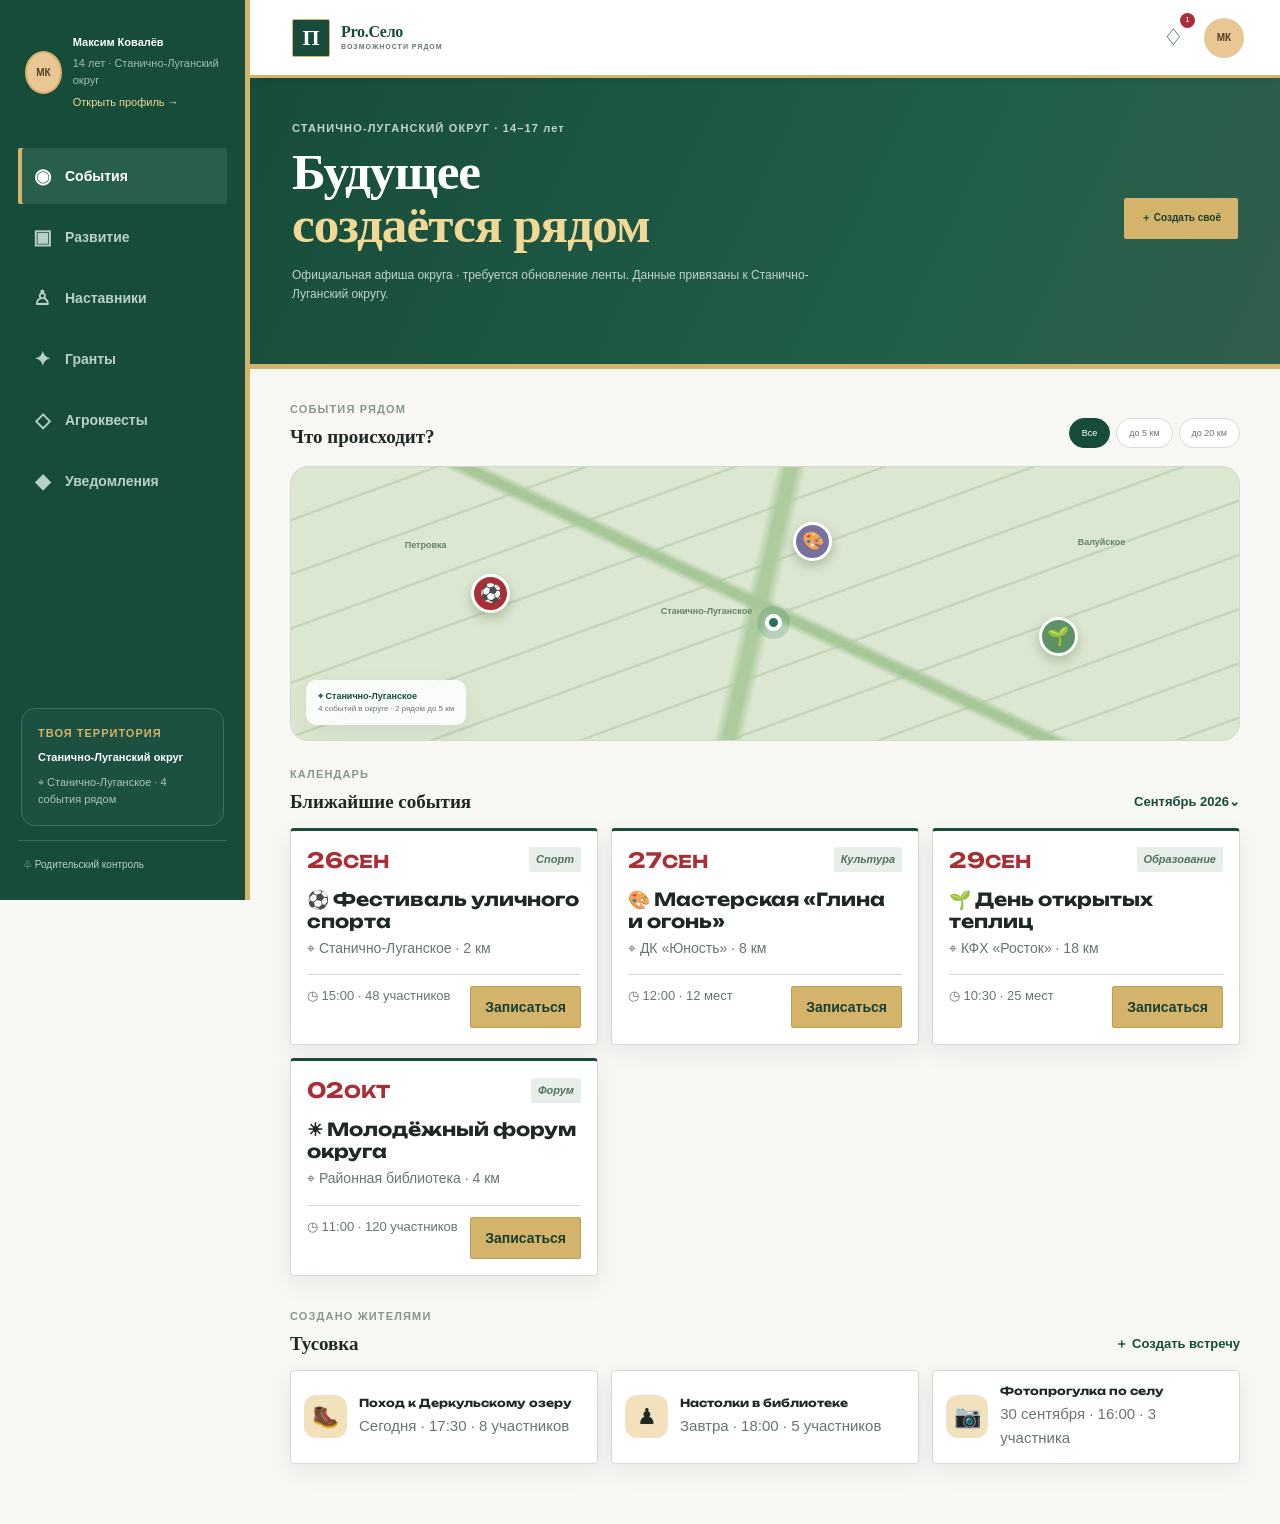
<file: index.html>
<!doctype html>
<html lang="ru">
<head>
  <meta charset="UTF-8"><meta name="viewport" content="width=device-width, initial-scale=1, viewport-fit=cover">
  <meta name="theme-color" content="#153f35"><meta name="description" content="Pro.Село — экосистема возможностей для сельской молодёжи">
  <link rel="manifest" href="manifest.webmanifest"><link rel="icon" href="icon.svg"><link rel="stylesheet" href="styles.css"><title>Pro.Село</title>
</head>
<body>
<div class="app">
  <header class="topbar"><button class="brand" data-view="events"><span class="logo">П</span><span><b>Pro.Село</b><small>ВОЗМОЖНОСТИ РЯДОМ</small></span></button><div class="head-actions"><span class="offline hidden" id="offlineBadge">ОФЛАЙН</span><button class="notice" id="notifyButton">♢<i>3</i></button><button class="avatar" id="profileButton">МК</button></div></header>
  <aside class="sidebar"><button class="side-user" id="sideProfileButton"><span class="avatar" id="sideAvatar">МК</span><span><b id="sideName">Максим Ковалёв</b><small id="sideMeta">14 лет · Станично-Луганский округ</small><em>Открыть профиль →</em></span></button><nav id="sideNav"></nav><div class="local-card"><small>ТВОЯ ТЕРРИТОРИЯ</small><b id="sideDistrict">Станично-Луганский округ</b><span id="sidePlace">⌖ Станично-Луганское · 12 событий рядом</span></div><button class="parent-link" data-open="parentModal">♧ Родительский контроль</button></aside>
  <main id="mainContent">
    <section class="view" id="eventsView"><div class="page-head events-head"><div><p class="eyebrow light">ТВОЙ ОКРУГ · СЕГОДНЯ, 26 СЕНТЯБРЯ</p><h1>Будущее<br><em>создаётся рядом</em></h1><p>События, люди и возможности твоей территории.</p></div><button class="primary lime" data-open="createEventModal">＋ Создать своё</button></div><div class="content"><div class="toolbar"><div><p class="eyebrow">СОБЫТИЯ РЯДОМ</p><h2>Что происходит?</h2></div><div class="filter-pills" id="distanceFilters"><button class="active" data-distance="all">Все</button><button data-distance="5">до 5 км</button><button data-distance="20">до 20 км</button></div></div><div class="event-map"><div class="map-grid"></div><span class="map-label l1" id="mapLabel1">Петровка</span><span class="map-label l2" id="mapLabel2">Станично-Луганское</span><span class="map-label l3" id="mapLabel3">Валуйское</span><span class="pin p1" id="mapPin1">⚽</span><span class="pin p2" id="mapPin2">🎨</span><span class="pin p3" id="mapPin3">🌱</span><span class="user-pin">●</span><div class="map-caption"><b id="mapCaptionTitle">⌖ Рядом с тобой</b><small id="mapCaptionMeta">12 событий · обновлено сейчас</small></div></div><div class="section-row"><div><p class="eyebrow">КАЛЕНДАРЬ</p><h2>Ближайшие события</h2></div><button class="text-btn" id="monthButton">Сентябрь 2026⌄</button></div><div class="event-list" id="eventList"></div><div class="section-row talk-title"><div><p class="eyebrow">СОЗДАНО ЖИТЕЛЯМИ</p><h2>Тусовка</h2></div><button class="text-btn" data-open="createHangoutModal">＋ Создать встречу</button></div><div class="hangout-row" id="hangoutList"></div></div></section>

    <section class="view hidden" id="developmentView"><div class="page-head development-head"><div><p class="eyebrow light">ОБРАЗОВАНИЕ · РАБОТА · СТАРТ</p><h1>Развитие<br><em>в своём округе</em></h1><p>Навыки и идеи, которые превращают родную территорию в точку роста.</p></div></div><div class="content"><div class="quick-grid"><button class="quick-card" data-development="courses"><span>🎓</span><b>Образовательный хаб</b><small>Открыть курсы рядом и онлайн →</small></button><button class="quick-card" data-development="jobs"><span>💼</span><b>Агрокадры</b><small>Посмотреть вакансии хозяйств →</small></button><button class="quick-card" data-development="business"><span>📊</span><b>Бизнес-инкубатор</b><small>Рассчитать модель для старта →</small></button></div><div class="section-row"><div><p class="eyebrow">ВЫБОР СЕГОДНЯ</p><h2 id="developmentTitle">Образовательный хаб</h2></div><div class="filter-pills" id="developmentFilters"><button class="active" data-development="courses">Курсы</button><button data-development="jobs">Вакансии</button><button data-development="business">Бизнес</button></div></div><div id="developmentContent"></div><div class="story-banner"><div><p class="eyebrow light">КАРЬЕРНАЯ ЛЕСТНИЦА</p><h2>«Я вернулся и открыл сыроварню»</h2><p>История Ильи, который создал 6 рабочих мест в родном районе.</p><button class="secondary light-btn" data-open="storyModal">Читать историю →</button></div><span>🧀</span></div></div></section>

    <section class="view hidden" id="mentorView"><div class="page-head mentor-head"><div><p class="eyebrow light">ЛЮДИ, КОТОРЫЕ ПОМОГАЮТ РАСТИ</p><h1>Наставники</h1><p>Найди человека, который уже прошёл твой путь.</p></div><button class="primary lime" data-open="mentorRequestModal">Найти пару</button></div><div class="content"><div id="meetingReminder"></div><div class="search-box">⌕<input id="mentorSearch" placeholder="Кого ты ищешь? Например, пчеловода"></div><div class="section-row"><div><p class="eyebrow">БИРЖА НАСТАВНИЧЕСТВА</p><h2>Профили наставников</h2></div><span class="safe">✓ Проверенные профили</span></div><div class="mentor-grid" id="mentorGrid"></div><article class="case-banner"><span>▤</span><div><p class="eyebrow">БИБЛИОТЕКА КЕЙСОВ</p><h2>Разбор: как подготовить ульи к зиме</h2><p>Видео и чек-лист от лучшего пчеловода района.</p><button class="text-btn">Открыть кейс →</button></div></article></div></section>

    <section class="view hidden" id="grantsView"><div class="page-head grants-head"><div><p class="eyebrow light">ВОЗМОЖНОСТИ ДЛЯ ТВОЕГО ПРОЕКТА</p><h1>Гранты и<br><em>поддержка</em></h1><p>Подберём программу, поможем собрать заявку и посчитать вклад.</p></div><span class="grant-score">3 подходящих<br><b>тебе программы</b></span></div><div class="content"><div class="grant-tabs"><button class="active" data-grant-tab="programs">Подходящие программы</button><button data-grant-tab="drafts">Черновики <span id="draftCount">0</span></button></div><div id="grantPrograms"><div class="section-row"><div><p class="eyebrow">ПЕРСОНАЛЬНЫЙ ДАЙДЖЕСТ</p><h2>Подходит тебе</h2></div><button class="text-btn" id="grantSettings">Настроить профиль</button></div><div class="grant-grid" id="grantList"></div><article class="calculator panel"><div><p class="eyebrow">МАТРИЦА СОФИНАНСИРОВАНИЯ</p><h2>Сколько нужно вложить?</h2><p>Посчитай собственный вклад и доступную помощь района.</p></div><label>Стоимость проекта<input id="projectCost" type="number" value="250000" min="0" step="10000"></label><div class="calc-result"><span>Грант до <b id="grantAmount">200 000 ₽</b></span><span>Софинансирование <b id="coAmount">50 000 ₽</b></span></div><button class="primary" id="calculateGrant">Пересчитать</button></article><div class="support-links"><button data-external="https://rsv.ru/"><b>Россия — страна возможностей</b><small>Федеральные конкурсы и олимпиады →</small></button><button data-external="https://myrosmol.ru/"><b>ФГАИС «Молодёжь России»</b><small>Форумы, гранты и проекты →</small></button></div></div><div class="hidden" id="grantDrafts"><div class="section-row"><div><p class="eyebrow">МОИ ЗАЯВКИ</p><h2>Черновики</h2></div><button class="primary" id="newDraftButton">＋ Новый черновик</button></div><div class="draft-list" id="draftList"></div></div></div></section>

    <section class="view hidden" id="notificationsView"><div class="page-head notifications-head"><div><p class="eyebrow light">ВАЖНОЕ НЕ ПОТЕРЯЕТСЯ</p><h1>Уведомления</h1><p>Напоминания о мероприятиях, встречах и заявках.</p></div><button class="primary lime" id="markAllRead">Отметить всё прочитанным</button></div><div class="content"><div class="section-row"><div><p class="eyebrow">ЦЕНТР УВЕДОМЛЕНИЙ</p><h2>Твои напоминания</h2></div></div><div class="notification-list" id="notificationList"></div></div></section>

    <section class="view hidden" id="questsView"><div class="page-head quests-head"><div><p class="eyebrow light">ИГРАЕМ · УЗНАЁМ · ДЕЛАЕМ</p><h1>АгроКвесты</h1><p>Задания от предприятий и людей, которые развивают село.</p></div><div class="quest-rank"><small>ТВОЙ РЕЙТИНГ</small><b>#47</b><span>1 240 ★</span></div></div><div class="content"><div class="quest-tabs"><button class="active">Все квесты</button><button>Активные</button><button>Пройденные</button></div><div id="questList"></div><article class="leaderboard panel"><div class="section-row"><div><p class="eyebrow">РЕЙТИНГ ОКРУГА</p><h2>Лидеры недели</h2></div><button class="text-btn">Все участники →</button></div><div id="leaderList"></div></article></div></section>
  </main>
  <nav class="bottom-nav" id="bottomNav"></nav>
</div>
<div class="modal hidden" id="createEventModal"><form class="modal-card" id="createEventForm"><button type="button" class="close" data-close>×</button><p class="eyebrow">ЗАЯВКА В АДМИНИСТРАЦИЮ</p><h2>Создать своё событие</h2><p class="modal-note">От дворового турнира до кинопоказа. Мы автоматически запросим площадку у местной администрации.</p><label>Название события<input name="title" placeholder="Например, вечер настольных игр" required></label><div class="form-two"><label>Дата<input name="date" type="date" required></label><label>Участников<input name="people" type="number" value="20"></label></div><label>Где провести?<select name="place"><option>Дом культуры</option><option>Спортивная площадка</option><option>Библиотека</option><option>Помогите подобрать место</option></select></label><button class="primary full">Отправить заявку →</button></form></div>
<div class="modal hidden" id="createHangoutModal"><form class="modal-card" id="hangoutForm"><button type="button" class="close" data-close>×</button><p class="eyebrow">ТУСОВКА</p><h2>Создать встречу</h2><label>Что будем делать?<input name="title" placeholder="Поход к озеру, настолки..." required></label><label>Место встречи<input name="place" placeholder="Парк у ДК" required></label><button class="primary full">Опубликовать встречу</button></form></div>
<div class="modal hidden" id="mentorRequestModal"><form class="modal-card" id="mentorRequestForm"><button type="button" class="close" data-close>×</button><p class="eyebrow">ПОИСК НАСТАВНИКА</p><h2>Найти пару</h2><p class="modal-note">Опиши задачу, и мы подберём специалиста или ровесника-напарника.</p><label>Мне нужен человек, который...<textarea name="request" rows="4" placeholder="Например, поможет подготовить бизнес-план пасеки" required></textarea></label><label>Формат<select><option>Переписка</option><option>Созвон</option><option>Личная встреча</option><option>Мини-курс</option></select></label><button class="primary full">Отправить запрос</button></form></div>
<div class="modal hidden" id="profileModal"><form class="modal-card" id="profileForm"><button type="button" class="close" data-close>×</button><p class="eyebrow">ЛИЧНЫЙ ПРОФИЛЬ</p><h2>Мой профиль</h2><div class="profile-photo-row"><span class="profile-photo" id="profilePhotoPreview">МК</span><div><b>Фото профиля</b><small>JPG или PNG, до 5 МБ</small><label class="upload-photo">Загрузить фото<input id="profilePhoto" type="file" accept="image/png,image/jpeg"></label></div></div><div class="form-two"><label>Имя и фамилия<input id="profileName" name="name" value="Максим Ковалёв" required></label><label>Возраст<input id="profileAge" name="age" type="number" min="10" max="35" value="14" required></label></div><label>Муниципальный округ<select id="profileDistrict" name="district"><option>Станично-Луганский</option><option>Беловодский</option><option>Старобельский</option></select></label><label>Населённый пункт<input id="profilePlace" name="place" value="Станично-Луганское" placeholder="Введите свой населённый пункт" required></label><label>Уровень образования<select id="profileEducation" name="education"><option>школьник</option><option>студент колледжа</option><option>студент университета</option><option>работающий</option><option>не нашел себя</option></select></label><label>Направление подготовки<input id="profileDirection" name="direction" placeholder="Например, агрономия, ветеринария, IT"></label><label>Интересы<textarea id="profileInterests" name="interests" rows="3" placeholder="Например, техника, животные, предпринимательство"></textarea></label><button class="primary full">Сохранить профиль</button></form></div>
<div class="modal hidden" id="parentModal"><form class="modal-card" id="parentForm"><button type="button" class="close" data-close>×</button><p class="eyebrow">БЕЗОПАСНОСТЬ</p><h2>Родительский контроль</h2><label class="switch"><span><b>Чаты и встречи</b><small>Только с проверенными пользователями</small></span><input type="checkbox" checked></label><label class="switch"><span><b>Внешние сайты</b><small>Федеральные проекты и регистрация</small></span><input type="checkbox" id="externalToggle"></label><label class="switch"><span><b>Еженедельный отчёт</b><small>Активность ребёнка на почту</small></span><input type="checkbox" checked></label><button class="primary full">Сохранить настройки</button></form></div>
<div class="modal hidden" id="mentorMeetingModal"><form class="modal-card" id="mentorMeetingForm"><button type="button" class="close" data-close>×</button><p class="eyebrow">ВСТРЕЧА С НАСТАВНИКОМ</p><h2 id="meetingMentorName">Записаться на встречу</h2><input type="hidden" id="meetingMentor"><div class="form-two"><label>Дата<input id="meetingDate" type="date" required></label><label>Время<input id="meetingTime" type="time" min="09:00" max="19:00" required></label></div><label>Тема встречи<input id="meetingTopic" placeholder="Например, бизнес-план пасеки" required></label><label>Формат<select id="meetingFormat"><option>Личная встреча</option><option>Видеозвонок</option><option>Телефонный звонок</option></select></label><button class="primary full">Записаться на встречу</button></form></div>
<div class="modal hidden" id="mentorProfileModal"><div class="modal-card"><button class="close" data-close>×</button><p class="eyebrow">ПРОВЕРЕННЫЙ НАСТАВНИК</p><div id="mentorProfileContent"></div></div></div>
<div class="modal hidden" id="storyModal"><article class="modal-card story-full"><button class="close" data-close>×</button><p class="eyebrow">ИСТОРИЯ ЗЕМЛЯКА</p><h2>«Я вернулся и открыл сыроварню»</h2><p><b>Илья, 27 лет, вернулся в родной район после обучения по технологии пищевого производства.</b></p><p>Начал с домашней партии мягкого сыра и опроса местных магазинов. Наставник помог рассчитать себестоимость, а районный центр поддержки — подготовить заявку на оборудование.</p><h3>Как развивался проект</h3><ol><li>Проверил спрос и нашёл первых 12 покупателей.</li><li>Прошёл практику в действующем хозяйстве.</li><li>Составил финансовую модель и получил поддержку.</li><li>Оборудовал цех и создал 6 рабочих мест.</li></ol><blockquote>«Не обязательно уезжать, чтобы найти перспективу. Важно увидеть ресурс своего района и не бояться просить совета».</blockquote><p>Сейчас сыроварня работает с местными поставщиками молока, проводит экскурсии для школьников и готовит линейку выдержанных сыров.</p><button class="primary" data-view="mentor" data-close>Найти наставника для своей идеи</button></article></div>
<div class="modal hidden" id="grantModal"><form class="modal-card" id="grantDraftForm"><button type="button" class="close" data-close>×</button><p class="eyebrow">КОНСТРУКТОР ЗАЯВКИ</p><h2 id="grantModalTitle">Заявка на грант</h2><input type="hidden" id="draftId"><label>Название проекта<input id="draftTitle" placeholder="Например, Молодёжная сыроварня" required></label><label>Грантовая программа<select id="draftProgram"></select></label><label>Идея и проблема<textarea id="draftIdea" rows="4" placeholder="Какую проблему округа решает проект?" required></textarea></label><label>Команда<textarea id="draftTeam" rows="3" placeholder="Кто участвует и за что отвечает?"></textarea></label><div class="form-two"><label>Бюджет проекта<input id="draftBudget" type="number" min="0" step="1000" placeholder="250000"></label><label>Сумма гранта<input id="draftRequest" type="number" min="0" step="1000" placeholder="200000"></label></div><label>Следующий шаг<input id="draftNext" placeholder="Например, получить смету на оборудование"></label><p class="modal-note">Черновик сохраняется на устройстве. Его можно продолжить и изменить в разделе «Черновики».</p><button class="primary full">Сохранить черновик</button></form></div>
<div class="toast" id="toast"></div><script src="app.js"></script>
</body></html>
</file>
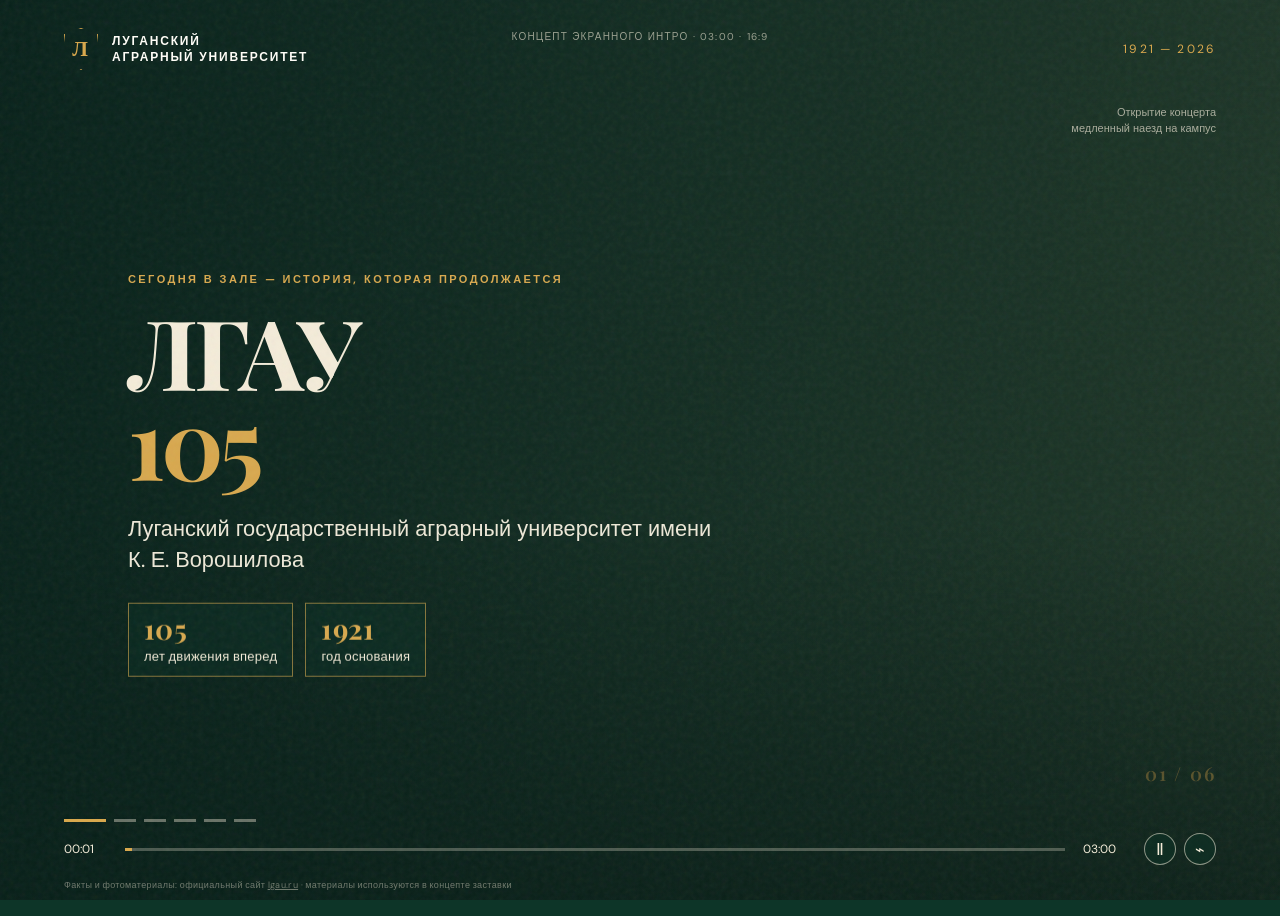
<file: intro-105.html>
<!doctype html>
<html lang="ru">
<head>
  <meta charset="utf-8">
  <meta name="viewport" content="width=device-width, initial-scale=1">
  <title>ЛГАУ 105 · интро к концерту</title>
  <link rel="preconnect" href="https://fonts.googleapis.com">
  <link rel="preconnect" href="https://fonts.gstatic.com" crossorigin>
  <link href="https://fonts.googleapis.com/css2?family=DM+Sans:wght@400;500;700&family=Playfair+Display:wght@600;700;800&display=swap" rel="stylesheet">
  <style>
    :root{--green:#0d3528;--green-2:#174d39;--cream:#f4ecd9;--gold:#d8a84e;--muted:#c7c3aa;--white:#fffdf7}
    *{box-sizing:border-box}html,body{margin:0;min-height:100%;background:var(--green);color:var(--white);font-family:"DM Sans",Arial,sans-serif}body{overflow:hidden}.intro{height:100vh;min-height:620px;position:relative;background:#102f25}.scene{position:absolute;inset:0;opacity:0;visibility:hidden;transform:scale(1.035);transition:opacity 1.1s ease,transform 8s cubic-bezier(.16,.84,.3,1),visibility 1.1s}.scene.is-active{opacity:1;visibility:visible;transform:scale(1)}.scene:after{content:"";position:absolute;inset:0;background:linear-gradient(90deg,rgba(7,31,24,.84) 0%,rgba(7,31,24,.47) 48%,rgba(7,31,24,.25) 100%),linear-gradient(0deg,rgba(5,22,17,.68),transparent 42%);z-index:1}.scene-bg{position:absolute;inset:0;background-size:cover;background-position:center;filter:saturate(.76) contrast(1.04)}.grain{position:absolute;inset:0;z-index:4;pointer-events:none;opacity:.14;background-image:url("data:image/svg+xml,%3Csvg viewBox='0 0 180 180' xmlns='http://www.w3.org/2000/svg'%3E%3Cfilter id='n'%3E%3CfeTurbulence type='fractalNoise' baseFrequency='.9' numOctaves='3' stitchTiles='stitch'/%3E%3C/filter%3E%3Crect width='100%25' height='100%25' filter='url(%23n)' opacity='.45'/%3E%3C/svg%3E")}.header{position:absolute;z-index:8;top:0;left:0;right:0;padding:28px 5vw;display:flex;align-items:center;justify-content:space-between}.brand{display:flex;align-items:center;gap:14px;letter-spacing:.15em;font-size:12px;font-weight:700}.crest{width:34px;height:42px;border:1px solid var(--gold);color:var(--gold);display:grid;place-items:center;font-family:Georgia,serif;font-size:21px;clip-path:polygon(50% 0,100% 15%,91% 76%,50% 100%,9% 76%,0 15%)}.year{color:var(--gold);font-size:12px;letter-spacing:.18em}.scene-content{position:absolute;z-index:5;left:10vw;right:8vw;top:50%;transform:translateY(-44%);max-width:920px}.kicker{color:var(--gold);font-size:11px;font-weight:700;letter-spacing:.22em;text-transform:uppercase;margin:0 0 20px}.title{font:700 clamp(45px,7.6vw,118px)/.93 "Playfair Display",Georgia,serif;letter-spacing:-.045em;margin:0;color:var(--cream)}.title em{color:var(--gold);font-style:normal}.lead{max-width:590px;font-size:clamp(16px,1.7vw,24px);line-height:1.43;color:#eee9d8;margin:26px 0 0}.scene-number{position:absolute;right:5vw;bottom:13vh;color:var(--gold);font:600 19px/1 "Playfair Display",Georgia,serif;letter-spacing:.1em}.facts{display:flex;flex-wrap:wrap;gap:12px;margin-top:28px}.fact{border:1px solid rgba(216,168,78,.6);padding:11px 15px;color:var(--cream);font-size:13px;letter-spacing:.02em;background:rgba(13,53,40,.35);backdrop-filter:blur(5px)}.fact strong{display:block;color:var(--gold);font:700 28px/1 "Playfair Display",serif;margin-bottom:5px}.timeline{position:absolute;z-index:10;left:5vw;right:5vw;bottom:35px;display:flex;align-items:center;gap:18px}.time{font-variant-numeric:tabular-nums;font-size:12px;color:var(--cream);width:43px}.track{height:3px;flex:1;background:rgba(244,236,217,.28);position:relative;overflow:hidden}.progress{height:100%;width:0;background:var(--gold);transition:width .25s linear}.controls{display:flex;gap:8px}.control{width:32px;height:32px;border:1px solid rgba(244,236,217,.55);border-radius:50%;color:var(--cream);background:rgba(13,53,40,.45);cursor:pointer;font:inherit;display:grid;place-items:center}.control:hover{background:var(--gold);color:var(--green)}.scene-dots{position:absolute;z-index:10;left:5vw;bottom:78px;display:flex;gap:8px}.dot{width:22px;height:3px;border:0;background:rgba(244,236,217,.4);cursor:pointer;padding:0}.dot.is-active{background:var(--gold);width:42px}.credit{position:absolute;z-index:6;right:5vw;top:105px;color:rgba(244,236,217,.66);font-size:11px;text-align:right;max-width:190px;line-height:1.45}.source{position:absolute;z-index:10;left:5vw;bottom:9px;color:rgba(244,236,217,.43);font-size:9px;letter-spacing:.04em}.poster{background-image:linear-gradient(105deg,rgba(13,53,40,.25),rgba(216,168,78,.12)),url("http://lgau.ru/wp-content/uploads/2023/06/lgau-1024x682-1.jpg")}.history{background-image:linear-gradient(105deg,rgba(13,53,40,.12),rgba(13,53,40,.42)),url("http://lgau.ru/wp-content/uploads/2020/04/01-1-1.jpg")}.war{background-image:linear-gradient(105deg,rgba(13,53,40,.5),rgba(13,53,40,.18)),url("http://lgau.ru/wp-content/uploads/2020/04/10-long.jpg")}.campus{background-image:linear-gradient(105deg,rgba(13,53,40,.22),rgba(13,53,40,.4)),url("http://lgau.ru/wp-content/uploads/2020/11/dsc_0045-1.jpg")}.future{background-image:linear-gradient(105deg,rgba(13,53,40,.2),rgba(13,53,40,.58)),url("http://lgau.ru/wp-content/uploads/2026/02/ojseokeqrbpx-t1xoaw5rqcd10cnw79x1uqe20brfhaejani_pd8yffxyyn7swhmfpb8h6gdq67ff1ch-vhqaegy-1024x682.jpg")}.concert{background-image:linear-gradient(105deg,rgba(13,53,40,.25),rgba(13,53,40,.56)),url("http://lgau.ru/wp-content/uploads/2026/02/xc3ujoz1-ebkehu3s_dbzooooejwcsrmh5jvlw28zo9ejqsyg38u5ivtqvjn7tr2gedit7gxk-e63kw3ggmpnhdj-1024x620.jpg")}.center{text-align:center;left:14vw;right:14vw;margin:auto}.center .lead{margin-left:auto;margin-right:auto}.final-title{font-size:clamp(50px,8vw,128px)}.signature{margin-top:35px;color:var(--gold);font-size:13px;letter-spacing:.2em;text-transform:uppercase}.note{position:absolute;z-index:12;top:30px;left:50%;transform:translateX(-50%);font-size:10px;color:rgba(244,236,217,.6);letter-spacing:.12em;text-transform:uppercase;white-space:nowrap}@media(max-width:700px){body{overflow:auto}.intro{min-height:650px;height:100svh}.header{padding:20px 24px}.brand{font-size:10px}.year{font-size:10px}.scene-content{left:24px;right:24px;top:48%;}.title{font-size:50px}.lead{font-size:16px}.facts{gap:8px}.fact{padding:9px 11px}.fact strong{font-size:23px}.credit{top:auto;bottom:142px;right:24px}.scene-number{right:24px;bottom:125px}.timeline{left:24px;right:24px;bottom:36px;gap:10px}.scene-dots{left:24px;bottom:80px}.source{left:24px;right:24px;bottom:8px}.note{display:none}.center{left:24px;right:24px}}
  </style>
</head>
<body>
  <main class="intro" aria-label="Трехминутное видео-интро к концерту ЛГАУ">
    <div class="note">концепт экранного интро · 03:00 · 16:9</div>
    <header class="header"><div class="brand"><span class="crest">Л</span><span>ЛУГАНСКИЙ<br>АГРАРНЫЙ УНИВЕРСИТЕТ</span></div><span class="year">1921 — 2026</span></header>

    <section class="scene is-active" data-start="0" data-end="24"><div class="scene-bg poster"></div><div class="scene-content"><p class="kicker">Сегодня в зале — история, которая продолжается</p><h1 class="title">ЛГАУ<br><em>105</em></h1><p class="lead">Луганский государственный аграрный университет имени К. Е. Ворошилова</p><div class="facts"><span class="fact"><strong>105</strong>лет движения вперед</span><span class="fact"><strong>1921</strong>год основания</span></div></div><span class="scene-number">01 / 06</span><small class="credit">Открытие концерта<br>медленный наезд на кампус</small></section>

    <section class="scene" data-start="24" data-end="54"><div class="scene-bg history"></div><div class="scene-content"><p class="kicker">История · начало пути</p><h2 class="title">Из земли<br>рождается <em>знание</em></h2><p class="lead">В октябре 1921 года было принято решение о создании сельскохозяйственного института в Луганске. Так началась история вуза, выросшего вместе с аграрным Донбассом.</p><div class="facts"><span class="fact">1914 · построено здание сельхозшколы</span><span class="fact">1921 · создан сельхозинститут</span></div></div><span class="scene-number">02 / 06</span><small class="credit">Архивная фотография<br>переход через зерно / бумагу</small></section>

    <section class="scene" data-start="54" data-end="84"><div class="scene-bg war"></div><div class="scene-content"><p class="kicker">Память · стойкость · преемственность</p><h2 class="title">Сохранили<br><em>главное</em></h2><p class="lead">В годы Великой Отечественной войны учебный корпус стал военным госпиталем. В сентябре 1945 года состоялся первый послевоенный выпуск агрономов.</p><div class="facts"><span class="fact"><strong>1945</strong>первый послевоенный выпуск</span><span class="fact"><strong>1946</strong>заочное отделение</span></div></div><span class="scene-number">03 / 06</span><small class="credit">Архив университета<br>от строгого ч/б к теплому цвету</small></section>

    <section class="scene" data-start="84" data-end="119"><div class="scene-bg campus"></div><div class="scene-content"><p class="kicker">Университет сегодня</p><h2 class="title">Пространство<br>для <em>будущего</em></h2><p class="lead">Сегодня ЛГАУ — ведущее учреждение высшего аграрного образования Донбасса: образование, практика, наука и студенческая жизнь в одном кампусе.</p><div class="facts"><span class="fact"><strong>60 000+</strong>подготовленных специалистов</span><span class="fact"><strong>82 га</strong>территория студгородка</span><span class="fact"><strong>8</strong>общежитий</span></div></div><span class="scene-number">04 / 06</span><small class="credit">Кампус ЛГАУ<br>плавное раскрытие масштаба</small></section>

    <section class="scene" data-start="119" data-end="153"><div class="scene-bg future"></div><div class="scene-content"><p class="kicker">Сила в людях и компетенциях</p><h2 class="title">Знания,<br>которые <em>работают</em></h2><p class="lead">Агрономия и ветеринария, агроинженерия и землеустройство, пищевые технологии, экономика и управление АПК. Практика на учебном хозяйстве и партнерство с ведущими вузами России.</p><div class="facts"><span class="fact">7 факультетов</span><span class="fact">12 направлений подготовки</span><span class="fact">наука · практика · карьера</span></div></div><span class="scene-number">05 / 06</span><small class="credit">Современная студенческая жизнь<br>ритм ускоряется к финалу</small></section>

    <section class="scene" data-start="153" data-end="180"><div class="scene-bg concert"></div><div class="scene-content center"><p class="kicker">105 лет · вместе</p><h2 class="title final-title">Впереди<br><em>больше</em></h2><p class="lead">Развивать практическую подготовку, научную работу и партнерства, готовить кадры для агропромышленного комплекса и открывать студентам новые возможности.</p><p class="signature">ЛГАУ · 1921 — 2026</p></div><span class="scene-number">06 / 06</span><small class="credit">Финал перед выходом ведущего<br>затемнение на последнем аккорде</small></section>

    <div class="grain"></div><nav class="scene-dots" aria-label="Навигация по сценам"><button class="dot is-active" data-scene="0" aria-label="Сцена 1"></button><button class="dot" data-scene="1" aria-label="Сцена 2"></button><button class="dot" data-scene="2" aria-label="Сцена 3"></button><button class="dot" data-scene="3" aria-label="Сцена 4"></button><button class="dot" data-scene="4" aria-label="Сцена 5"></button><button class="dot" data-scene="5" aria-label="Сцена 6"></button></nav>
    <div class="timeline"><span class="time" id="current">00:00</span><div class="track"><div class="progress" id="progress"></div></div><span class="time">03:00</span><div class="controls"><button class="control" id="play" aria-label="Пауза">Ⅱ</button><button class="control" id="mute" aria-label="Без звука">⌁</button></div></div>
    <div class="source">Факты и фотоматериалы: официальный сайт <a href="http://lgau.ru" target="_blank" rel="noreferrer" style="color:inherit">lgau.ru</a> · материалы используются в концепте заставки</div>
  </main>
  <script>
    const scenes=[...document.querySelectorAll('.scene')],dots=[...document.querySelectorAll('.dot')],progress=document.querySelector('#progress'),current=document.querySelector('#current'),play=document.querySelector('#play');
    let elapsed=0,playing=true,last=performance.now();
    const format=t=>`${String(Math.floor(t/60)).padStart(2,'0')}:${String(Math.floor(t%60)).padStart(2,'0')}`;
    function setScene(index){scenes.forEach((scene,i)=>scene.classList.toggle('is-active',i===index));dots.forEach((dot,i)=>dot.classList.toggle('is-active',i===index));}
    function tick(now){const delta=(now-last)/1000;last=now;if(playing){elapsed+=delta;if(elapsed>=180)elapsed=0;const active=scenes.findIndex(scene=>elapsed>=+scene.dataset.start&&elapsed<+scene.dataset.end);setScene(active<0?0:active);progress.style.width=`${elapsed/180*100}%`;current.textContent=format(elapsed)}requestAnimationFrame(tick)}
    play.addEventListener('click',()=>{playing=!playing;play.textContent=playing?'Ⅱ':'▶';play.setAttribute('aria-label',playing?'Пауза':'Воспроизвести');last=performance.now()});
    dots.forEach((dot,i)=>dot.addEventListener('click',()=>{elapsed=+scenes[i].dataset.start;setScene(i);progress.style.width=`${elapsed/180*100}%`;current.textContent=format(elapsed);playing=true;play.textContent='Ⅱ'}));
    document.querySelector('#mute').addEventListener('click',e=>{e.currentTarget.classList.toggle('is-muted');e.currentTarget.textContent=e.currentTarget.classList.contains('is-muted')?'×':'⌁'});
    requestAnimationFrame(tick);
  </script>
</body>
</html>
</file>
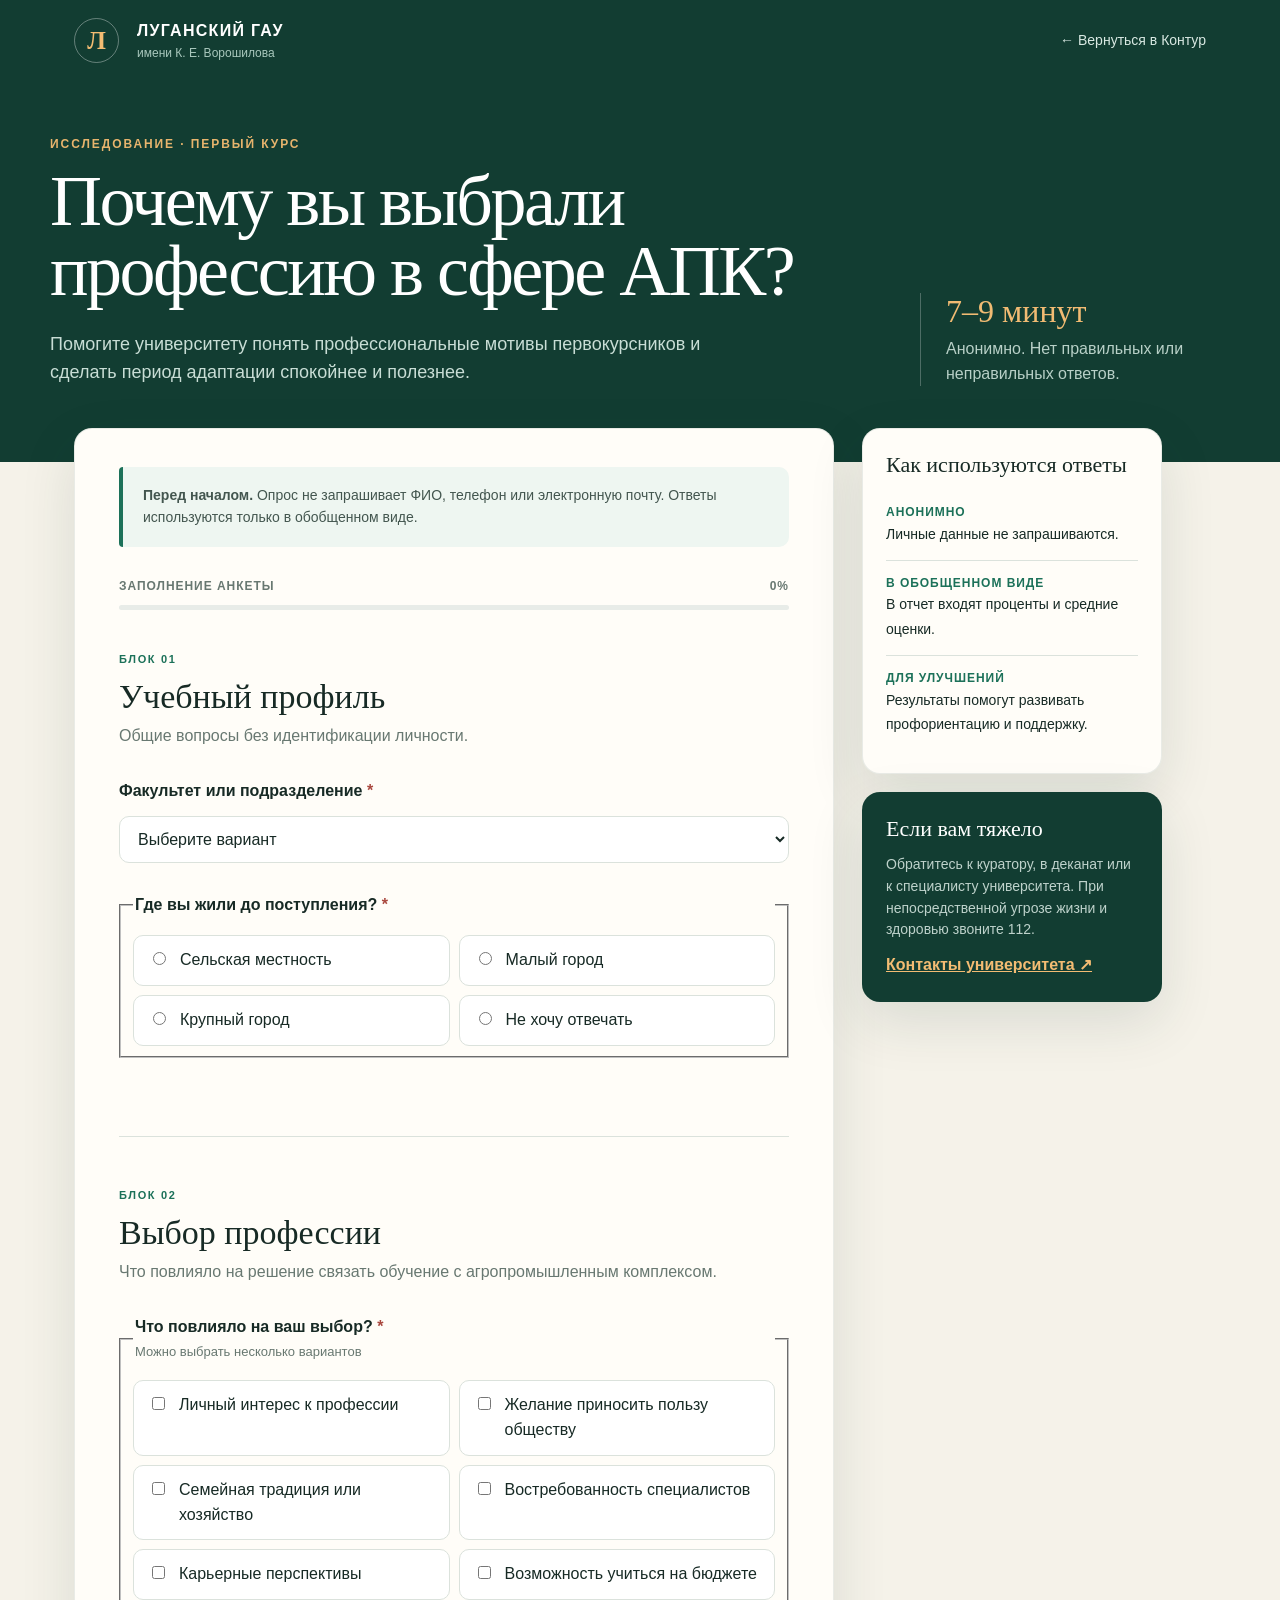
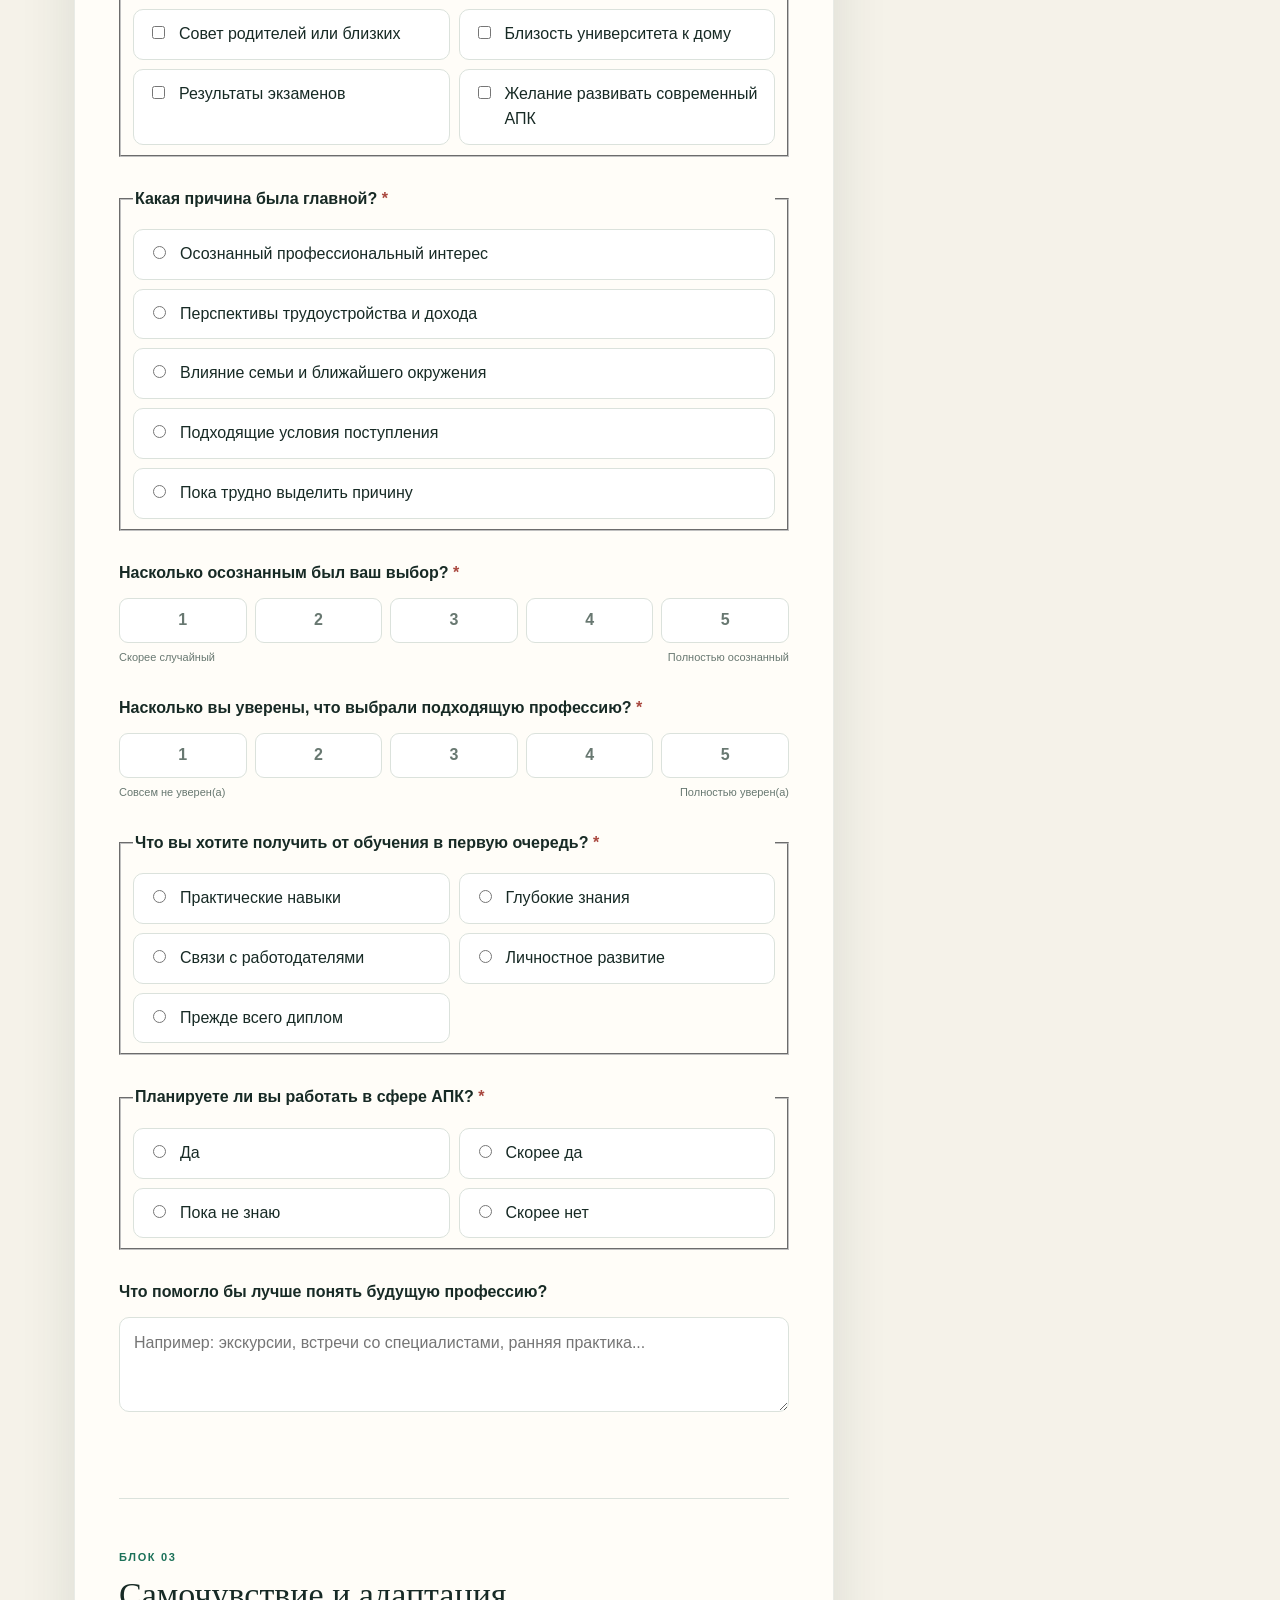
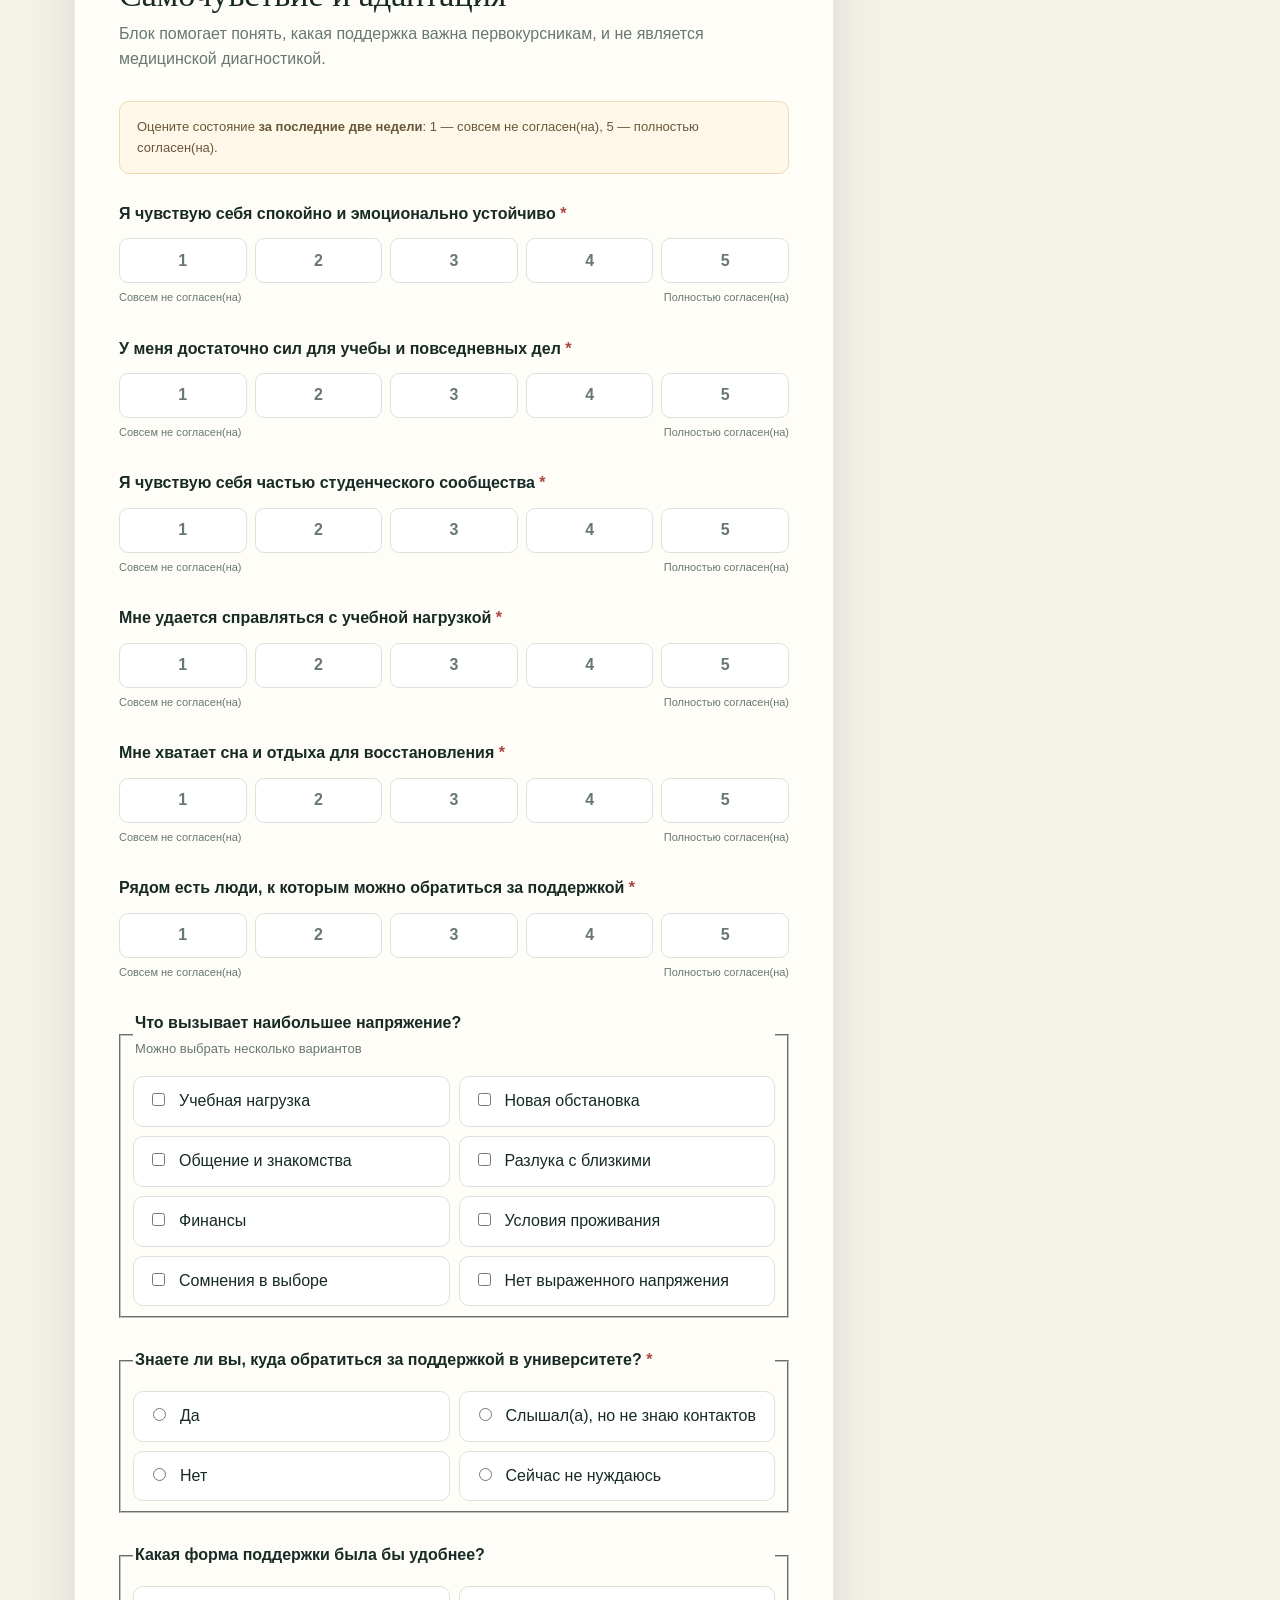
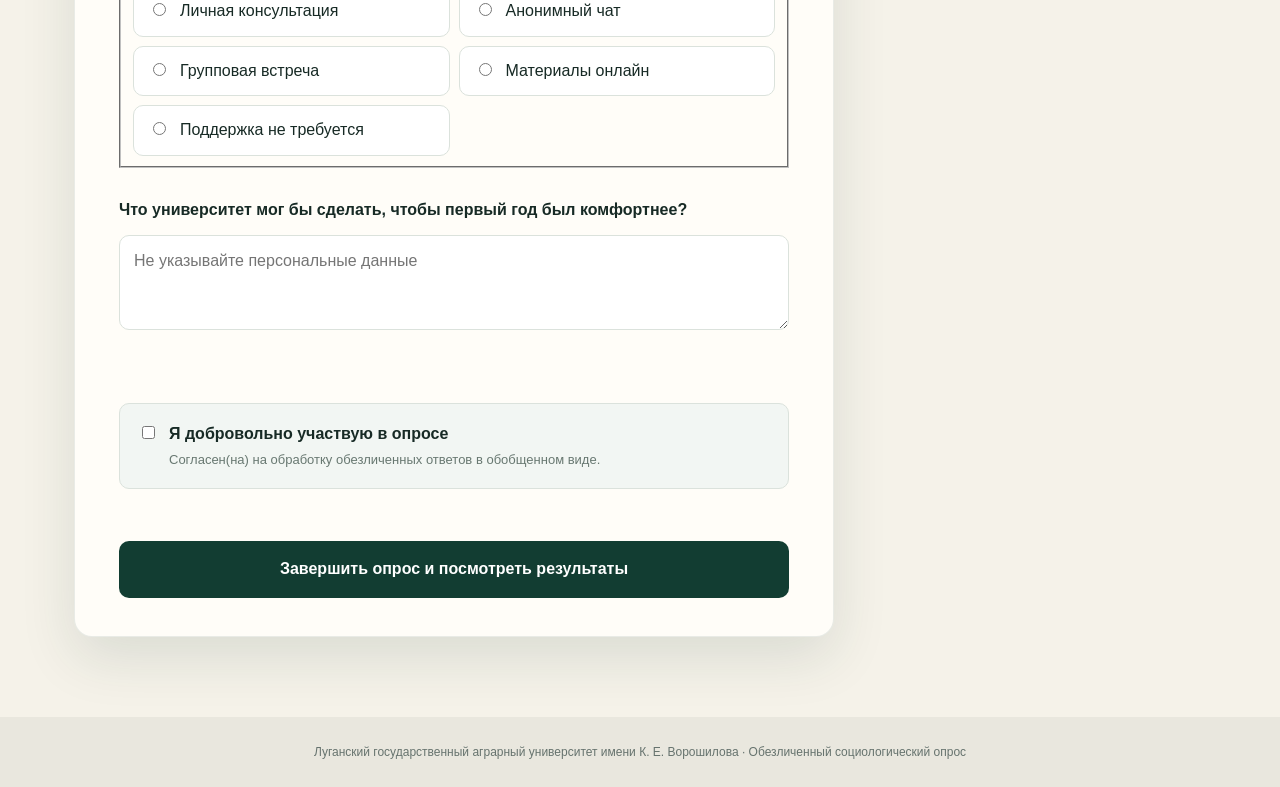
<file: survey.html>
<!doctype html>
<html lang="ru">
<head>
  <meta charset="UTF-8">
  <meta name="viewport" content="width=device-width, initial-scale=1.0">
  <meta name="description" content="Анонимный опрос первокурсников ЛГАУ о выборе профессии в сфере АПК и адаптации к обучению">
  <title>Выбор профессии в АПК · Опрос первокурсников ЛГАУ</title>
  <style>
    :root{--forest:#123d32;--green:#1c7159;--cream:#f5f2e9;--paper:#fffdf8;--ink:#172a25;--muted:#687871;--line:#dbe2dc;--gold:#d99a49;--danger:#a9473e;--shadow:0 20px 55px rgba(21,56,46,.12)}
    *{box-sizing:border-box}html{scroll-behavior:smooth}body{margin:0;background:var(--cream);color:var(--ink);font:16px/1.55 Arial,sans-serif}button,input,select,textarea{font:inherit}button{cursor:pointer}.site-head,.hero{background:var(--forest);color:#fff}.head-inner{max-width:1180px;margin:auto;padding:18px 24px;display:flex;align-items:center;gap:18px}.mark{width:45px;height:45px;border:1px solid #ffffff59;border-radius:50%;display:grid;place-items:center;color:#f4bc72;font:700 25px Georgia,serif}.identity strong{display:block;letter-spacing:.08em}.identity span{display:block;color:#a9c8bd;font-size:12px}.back{margin-left:auto;color:#d9e9e3;text-decoration:none;font-size:14px}.hero{padding:54px 24px 76px;overflow:hidden}.hero-inner{max-width:1180px;margin:auto;display:grid;grid-template-columns:minmax(0,1fr) 310px;gap:70px;align-items:end}.kicker{margin:0 0 12px;color:#e7b46d;letter-spacing:.16em;font-size:12px;font-weight:700}.hero h1{max-width:780px;margin:0;font:clamp(38px,6vw,72px)/.98 Georgia,serif;letter-spacing:-.035em}.lead{max-width:690px;margin:24px 0 0;color:#c8ddd5;font-size:18px}.hero-note{border-left:1px solid #ffffff40;padding-left:25px}.hero-note strong{display:block;font:32px Georgia,serif;color:#f1bb73}.hero-note span{display:block;color:#b8d0c7;margin-top:7px}.layout{max-width:1180px;margin:-34px auto 80px;padding:0 24px;position:relative;display:grid;grid-template-columns:minmax(0,760px) 300px;gap:28px;align-items:start}.card{background:var(--paper);border:1px solid #153d3217;border-radius:18px;box-shadow:var(--shadow)}.survey-card{padding:38px 44px}.intro-box{padding:18px 20px;background:#eef6f1;border-left:4px solid var(--green);border-radius:4px 10px 10px 4px;color:#43564f;font-size:14px}.progress-wrap{margin:30px 0 36px}.progress-meta{display:flex;justify-content:space-between;font-size:12px;font-weight:700;letter-spacing:.08em;color:var(--muted)}.progress{height:5px;background:#e8ece8;margin-top:10px;border-radius:5px;overflow:hidden}.progress span{display:block;width:0;height:100%;background:var(--gold);transition:width .25s}.section{border:0;padding:0;margin:0}.section+.section{margin-top:48px;padding-top:45px;border-top:1px solid var(--line)}.section-tag{color:var(--green);font-size:11px;font-weight:700;letter-spacing:.15em}.section h2{margin:6px 0 8px;font:34px/1.15 Georgia,serif}.section-description{margin:0 0 30px;color:var(--muted)}.question{margin:0 0 30px}.question>legend,.question>label:first-child{display:block;width:100%;font-weight:700;margin-bottom:12px}.required{color:var(--danger)}.hint{display:block;color:var(--muted);font-size:13px;font-weight:400;margin-top:3px}.options{display:grid;gap:9px}.options.two{grid-template-columns:repeat(2,minmax(0,1fr))}.option{display:flex;gap:11px;align-items:flex-start;padding:12px 14px;border:1px solid var(--line);border-radius:10px;background:#fff}.option:hover{border-color:#a8c8ba;background:#f7fbf8}.option input{margin-top:4px;accent-color:var(--green)}.scale{display:grid;grid-template-columns:repeat(5,1fr);gap:8px}.scale label{position:relative;text-align:center}.scale input{position:absolute;opacity:0}.scale span{display:grid;place-items:center;min-height:45px;border:1px solid var(--line);border-radius:9px;background:#fff;font-weight:700;color:var(--muted)}.scale input:checked+span{background:var(--green);border-color:var(--green);color:#fff}.scale-caption{display:flex;justify-content:space-between;color:var(--muted);font-size:11px;margin-top:6px}.field{width:100%;border:1px solid var(--line);border-radius:10px;padding:13px 14px;background:#fff;color:var(--ink)}textarea.field{resize:vertical;min-height:95px}.field:focus{outline:3px solid #1c71591f;border-color:var(--green)}.wellbeing-note{background:#fff7e8;border:1px solid #eddbb9;padding:15px 17px;border-radius:10px;color:#68583b;font-size:13px;margin-bottom:28px}.consent{margin:35px 0 22px;padding:18px;background:#f2f6f3}.submit{width:100%;border:0;border-radius:10px;padding:16px 22px;background:var(--forest);color:#fff;font-weight:700}.form-error{color:var(--danger);font-size:13px;margin:10px 0;text-align:center;min-height:20px}.side{display:grid;gap:18px;position:sticky;top:20px}.side-card{padding:23px}.side-card h3{margin:0 0 12px;font:22px Georgia,serif}.side-card p{margin:0;color:var(--muted);font-size:14px}.fact{padding:13px 0;border-bottom:1px solid var(--line)}.fact:last-child{border:0}.fact strong{display:block;color:var(--green);font-size:12px;letter-spacing:.08em}.fact span{font-size:14px}.help-card{background:var(--forest);color:#fff}.help-card p{color:#bed2cb}.help-card a{display:block;color:#f3bc73;margin-top:12px;font-weight:700}.results{max-width:1180px;margin:0 auto 80px;padding:0 24px}.hidden{display:none!important}.results-head{display:flex;align-items:end;justify-content:space-between;gap:20px;margin-bottom:22px}.results h2{font:40px Georgia,serif;margin:0}.results-head p{margin:5px 0 0;color:var(--muted)}.actions{display:flex;gap:8px;flex-wrap:wrap}.btn{border:1px solid var(--line);background:#fff;color:var(--ink);padding:10px 14px;border-radius:9px;font-weight:700}.btn.primary{background:var(--green);border-color:var(--green);color:#fff}.metrics{display:grid;grid-template-columns:repeat(4,1fr);gap:14px;margin-bottom:14px}.metric,.analysis-card{padding:22px}.metric span{color:var(--muted);font-size:12px}.metric strong{display:block;font:36px Georgia,serif;margin-top:8px}.analysis-grid{display:grid;grid-template-columns:1fr 1fr;gap:14px}.analysis-card{padding:27px}.analysis-card h3{font:24px Georgia,serif;margin:0 0 19px}.bar-row{margin-bottom:15px}.bar-label{display:flex;justify-content:space-between;gap:15px;font-size:13px;margin-bottom:5px}.bar-track{height:7px;background:#edf0ed;border-radius:6px;overflow:hidden}.bar-track i{display:block;height:100%;background:var(--green)}.insight{padding:14px 0;border-bottom:1px solid var(--line)}.insight strong{display:block}.insight span{color:var(--muted);font-size:13px}.success{position:fixed;inset:0;background:#0c221cb8;display:grid;place-items:center;padding:20px;z-index:10}.success-card{max-width:520px;background:#fff;border-radius:18px;padding:38px;box-shadow:var(--shadow);text-align:center}.success-icon{width:58px;height:58px;background:#dceee5;color:var(--green);border-radius:50%;display:grid;place-items:center;margin:auto;font-size:28px}.success h2{font:30px Georgia,serif;margin:17px 0 8px}.success p{color:var(--muted)}.support-alert{background:#fff2ef;border:1px solid #edc5bf;color:#743c35;padding:15px;border-radius:10px;margin:17px 0;text-align:left}.mail-note{font-size:12px!important}.footer{background:#e9e7de;padding:26px;text-align:center;color:#66736e;font-size:12px}@media(max-width:900px){.hero-inner,.layout{grid-template-columns:1fr}.hero-note{display:none}.side{position:static;grid-template-columns:1fr 1fr}.metrics{grid-template-columns:1fr 1fr}.analysis-grid{grid-template-columns:1fr}}@media(max-width:620px){.identity span{display:none}.hero{padding:40px 18px 58px}.hero h1{font-size:42px}.layout,.results{padding:0 12px}.survey-card{padding:27px 20px}.options.two,.side,.metrics{grid-template-columns:1fr}.scale{gap:4px}.results-head{align-items:flex-start;flex-direction:column}}@media print{.site-head,.hero,.layout,.actions,.footer{display:none}.results{display:block!important;margin:0;padding:0}.card{box-shadow:none}.analysis-grid{grid-template-columns:1fr 1fr}}
  </style>
</head>
<body>
  <header class="site-head"><div class="head-inner"><div class="mark">Л</div><div class="identity"><strong>ЛУГАНСКИЙ ГАУ</strong><span>имени К. Е. Ворошилова</span></div><a class="back" href="index.html">← Вернуться в Контур</a></div></header>
  <section class="hero"><div class="hero-inner"><div><p class="kicker">ИССЛЕДОВАНИЕ · ПЕРВЫЙ КУРС</p><h1>Почему вы выбрали профессию в сфере АПК?</h1><p class="lead">Помогите университету понять профессиональные мотивы первокурсников и сделать период адаптации спокойнее и полезнее.</p></div><div class="hero-note"><strong>7–9 минут</strong><span>Анонимно. Нет правильных или неправильных ответов.</span></div></div></section>
  <main class="layout">
    <form class="card survey-card" id="surveyForm" novalidate>
      <div class="intro-box"><strong>Перед началом.</strong> Опрос не запрашивает ФИО, телефон или электронную почту. Ответы используются только в обобщенном виде.</div>
      <div class="progress-wrap"><div class="progress-meta"><span>ЗАПОЛНЕНИЕ АНКЕТЫ</span><span id="progressText">0%</span></div><div class="progress"><span id="progressBar"></span></div></div>
      <fieldset class="section"><span class="section-tag">БЛОК 01</span><h2>Учебный профиль</h2><p class="section-description">Общие вопросы без идентификации личности.</p>
        <div class="question"><label for="faculty">Факультет или подразделение <span class="required">*</span></label><select class="field" id="faculty" name="faculty" required><option value="">Выберите вариант</option><option>Агрономический факультет</option><option>Биолого-технологический факультет</option><option>Инженерный факультет</option><option>Факультет ветеринарной медицины</option><option>Факультет пищевых технологий</option><option>Факультет экономики и управления АПК</option><option>Факультет сельскохозяйственного строительства, землеустройства и кадастров</option><option>Политехнический колледж</option><option>Другое подразделение</option></select></div>
        <fieldset class="question"><legend>Где вы жили до поступления? <span class="required">*</span></legend><div class="options two"><label class="option"><input type="radio" name="origin" value="Сельская местность" required><span>Сельская местность</span></label><label class="option"><input type="radio" name="origin" value="Малый город"><span>Малый город</span></label><label class="option"><input type="radio" name="origin" value="Крупный город"><span>Крупный город</span></label><label class="option"><input type="radio" name="origin" value="Не хочу отвечать"><span>Не хочу отвечать</span></label></div></fieldset>
      </fieldset>
      <fieldset class="section"><span class="section-tag">БЛОК 02</span><h2>Выбор профессии</h2><p class="section-description">Что повлияло на решение связать обучение с агропромышленным комплексом.</p>
        <fieldset class="question"><legend>Что повлияло на ваш выбор? <span class="required">*</span><span class="hint">Можно выбрать несколько вариантов</span></legend><div class="options two" id="motivesGroup"><label class="option"><input type="checkbox" name="motives" value="Интерес к профессии"><span>Личный интерес к профессии</span></label><label class="option"><input type="checkbox" name="motives" value="Польза обществу"><span>Желание приносить пользу обществу</span></label><label class="option"><input type="checkbox" name="motives" value="Семейная традиция"><span>Семейная традиция или хозяйство</span></label><label class="option"><input type="checkbox" name="motives" value="Востребованность"><span>Востребованность специалистов</span></label><label class="option"><input type="checkbox" name="motives" value="Карьерные перспективы"><span>Карьерные перспективы</span></label><label class="option"><input type="checkbox" name="motives" value="Бюджетное место"><span>Возможность учиться на бюджете</span></label><label class="option"><input type="checkbox" name="motives" value="Совет близких"><span>Совет родителей или близких</span></label><label class="option"><input type="checkbox" name="motives" value="Близость университета"><span>Близость университета к дому</span></label><label class="option"><input type="checkbox" name="motives" value="Баллы ЕГЭ"><span>Результаты экзаменов</span></label><label class="option"><input type="checkbox" name="motives" value="Развитие АПК"><span>Желание развивать современный АПК</span></label></div></fieldset>
        <fieldset class="question"><legend>Какая причина была главной? <span class="required">*</span></legend><div class="options"><label class="option"><input type="radio" name="mainReason" value="Осознанный профессиональный интерес" required><span>Осознанный профессиональный интерес</span></label><label class="option"><input type="radio" name="mainReason" value="Перспективы трудоустройства"><span>Перспективы трудоустройства и дохода</span></label><label class="option"><input type="radio" name="mainReason" value="Влияние семьи"><span>Влияние семьи и ближайшего окружения</span></label><label class="option"><input type="radio" name="mainReason" value="Условия поступления"><span>Подходящие условия поступления</span></label><label class="option"><input type="radio" name="mainReason" value="Пока не определился"><span>Пока трудно выделить причину</span></label></div></fieldset>
        <div class="question"><label>Насколько осознанным был ваш выбор? <span class="required">*</span></label><div class="scale" data-scale="awareness"></div><div class="scale-caption"><span>Скорее случайный</span><span>Полностью осознанный</span></div></div>
        <div class="question"><label>Насколько вы уверены, что выбрали подходящую профессию? <span class="required">*</span></label><div class="scale" data-scale="confidence"></div><div class="scale-caption"><span>Совсем не уверен(а)</span><span>Полностью уверен(а)</span></div></div>
        <fieldset class="question"><legend>Что вы хотите получить от обучения в первую очередь? <span class="required">*</span></legend><div class="options two"><label class="option"><input type="radio" name="expectation" value="Практические навыки" required><span>Практические навыки</span></label><label class="option"><input type="radio" name="expectation" value="Глубокие знания"><span>Глубокие знания</span></label><label class="option"><input type="radio" name="expectation" value="Связи с работодателями"><span>Связи с работодателями</span></label><label class="option"><input type="radio" name="expectation" value="Личностное развитие"><span>Личностное развитие</span></label><label class="option"><input type="radio" name="expectation" value="Диплом"><span>Прежде всего диплом</span></label></div></fieldset>
        <fieldset class="question"><legend>Планируете ли вы работать в сфере АПК? <span class="required">*</span></legend><div class="options two"><label class="option"><input type="radio" name="career" value="Да" required><span>Да</span></label><label class="option"><input type="radio" name="career" value="Скорее да"><span>Скорее да</span></label><label class="option"><input type="radio" name="career" value="Пока не знаю"><span>Пока не знаю</span></label><label class="option"><input type="radio" name="career" value="Скорее нет"><span>Скорее нет</span></label></div></fieldset>
        <div class="question"><label for="professionHelp">Что помогло бы лучше понять будущую профессию?</label><textarea class="field" id="professionHelp" name="professionHelp" maxlength="600" placeholder="Например: экскурсии, встречи со специалистами, ранняя практика..."></textarea></div>
      </fieldset>
      <fieldset class="section"><span class="section-tag">БЛОК 03</span><h2>Самочувствие и адаптация</h2><p class="section-description">Блок помогает понять, какая поддержка важна первокурсникам, и не является медицинской диагностикой.</p><div class="wellbeing-note">Оцените состояние <strong>за последние две недели</strong>: 1 — совсем не согласен(на), 5 — полностью согласен(на).</div><div id="wellbeingQuestions"></div>
        <fieldset class="question"><legend>Что вызывает наибольшее напряжение?<span class="hint">Можно выбрать несколько вариантов</span></legend><div class="options two" id="stressOptions"></div></fieldset>
        <fieldset class="question"><legend>Знаете ли вы, куда обратиться за поддержкой в университете? <span class="required">*</span></legend><div class="options two"><label class="option"><input type="radio" name="knowsSupport" value="Да" required><span>Да</span></label><label class="option"><input type="radio" name="knowsSupport" value="Слышал, но не знаю контактов"><span>Слышал(а), но не знаю контактов</span></label><label class="option"><input type="radio" name="knowsSupport" value="Нет"><span>Нет</span></label><label class="option"><input type="radio" name="knowsSupport" value="Не нуждаюсь"><span>Сейчас не нуждаюсь</span></label></div></fieldset>
        <fieldset class="question"><legend>Какая форма поддержки была бы удобнее?</legend><div class="options two" id="supportOptions"></div></fieldset>
        <div class="question"><label for="adaptationHelp">Что университет мог бы сделать, чтобы первый год был комфортнее?</label><textarea class="field" id="adaptationHelp" name="adaptationHelp" maxlength="600" placeholder="Не указывайте персональные данные"></textarea></div>
      </fieldset>
      <label class="option consent"><input type="checkbox" id="consent" required><span><strong>Я добровольно участвую в опросе</strong><span class="hint">Согласен(на) на обработку обезличенных ответов в обобщенном виде.</span></span></label><p class="form-error" id="formError" role="alert"></p><button class="submit" type="submit">Завершить опрос и посмотреть результаты</button>
    </form>
    <aside class="side"><div class="card side-card"><h3>Как используются ответы</h3><div class="fact"><strong>АНОНИМНО</strong><span>Личные данные не запрашиваются.</span></div><div class="fact"><strong>В ОБОБЩЕННОМ ВИДЕ</strong><span>В отчет входят проценты и средние оценки.</span></div><div class="fact"><strong>ДЛЯ УЛУЧШЕНИЙ</strong><span>Результаты помогут развивать профориентацию и поддержку.</span></div></div><div class="card side-card help-card"><h3>Если вам тяжело</h3><p>Обратитесь к куратору, в деканат или к специалисту университета. При непосредственной угрозе жизни и здоровью звоните 112.</p><a href="https://lgau.ru" target="_blank" rel="noreferrer">Контакты университета ↗</a></div></aside>
  </main>
  <section class="results hidden" id="resultsSection"><div class="results-head"><div><h2>Аналитика опроса</h2><p id="reportDate"></p></div><div class="actions"><button class="btn" id="csvBtn">Скачать CSV</button><button class="btn" onclick="print()">Печать</button><button class="btn primary" id="emailBtn">Направить отчет</button></div></div><div class="metrics"><div class="card metric"><span>ОТВЕТОВ</span><strong id="responsesMetric">0</strong></div><div class="card metric"><span>ОСОЗНАННОСТЬ</span><strong id="awarenessMetric">—</strong></div><div class="card metric"><span>УВЕРЕННОСТЬ</span><strong id="confidenceMetric">—</strong></div><div class="card metric"><span>ИНДЕКС АДАПТАЦИИ</span><strong id="wellbeingMetric">—</strong></div></div><div class="analysis-grid"><div class="card analysis-card"><h3>Ведущие мотивы</h3><div id="motivesChart"></div></div><div class="card analysis-card"><h3>Основные выводы</h3><div id="insights"></div></div><div class="card analysis-card"><h3>Факторы напряжения</h3><div id="stressChart"></div></div><div class="card analysis-card"><h3>Запрос на поддержку</h3><div id="supportChart"></div></div></div></section>
  <footer class="footer">Луганский государственный аграрный университет имени К. Е. Ворошилова · Обезличенный социологический опрос</footer>
  <div class="success hidden" id="successModal"><div class="success-card"><div class="success-icon">✓</div><h2>Ответ сохранен</h2><p>Спасибо. Ответ добавлен в обезличенную сводку на этом устройстве.</p><div id="supportAlert"></div><button class="btn primary" id="showResultsBtn">Посмотреть аналитику</button><button class="btn" id="closeSuccessBtn">Закрыть</button><p class="mail-note">Для передачи сводки нажмите «Направить отчет» в аналитике.</p></div></div>
  <script>
    const KEY='lgauFirstYearSurveyResponses',EMAIL='prorectorvosp@lnau.su';
    const wellbeing=[['calm','Я чувствую себя спокойно и эмоционально устойчиво'],['energy','У меня достаточно сил для учебы и повседневных дел'],['belonging','Я чувствую себя частью студенческого сообщества'],['coping','Мне удается справляться с учебной нагрузкой'],['rest','Мне хватает сна и отдыха для восстановления'],['support','Рядом есть люди, к которым можно обратиться за поддержкой']];
    const scales=name=>[1,2,3,4,5].map(v=>`<label><input type="radio" name="${name}" value="${v}" required><span>${v}</span></label>`).join('');
    document.querySelectorAll('[data-scale]').forEach(x=>x.innerHTML=scales(x.dataset.scale));
    document.querySelector('#wellbeingQuestions').innerHTML=wellbeing.map(([n,l])=>`<div class="question"><label>${l} <span class="required">*</span></label><div class="scale">${scales(n)}</div><div class="scale-caption"><span>Совсем не согласен(на)</span><span>Полностью согласен(на)</span></div></div>`).join('');
    const choices=(name,items)=>items.map(x=>`<label class="option"><input type="${name==='stressors'?'checkbox':'radio'}" name="${name}" value="${x}"><span>${x}</span></label>`).join('');
    document.querySelector('#stressOptions').innerHTML=choices('stressors',['Учебная нагрузка','Новая обстановка','Общение и знакомства','Разлука с близкими','Финансы','Условия проживания','Сомнения в выборе','Нет выраженного напряжения']);
    document.querySelector('#supportOptions').innerHTML=choices('supportFormat',['Личная консультация','Анонимный чат','Групповая встреча','Материалы онлайн','Поддержка не требуется']);
    const form=document.querySelector('#surveyForm'),one=n=>form.querySelector(`[name="${n}"]:checked`)?.value||'',many=n=>[...form.querySelectorAll(`[name="${n}"]:checked`)].map(x=>x.value),responses=()=>{try{return JSON.parse(localStorage.getItem(KEY)||'[]')}catch{return[]}},avg=a=>a.length?(a.reduce((s,v)=>s+Number(v||0),0)/a.length).toFixed(1):'—',clean=s=>String(s||'').replace(/[<>]/g,'').trim();
    function progress(){const names=[...new Set([...form.querySelectorAll('[required]')].map(x=>x.type==='radio'?x.name:x.id))],done=names.filter(n=>{const control=form.querySelector(`#${CSS.escape(n)}`);return control?(control.type==='checkbox'?control.checked:Boolean(control.value)):Boolean(form.querySelector(`[name="${CSS.escape(n)}"]:checked`))}).length+(many('motives').length?1:0),p=Math.round(done/(names.length+1)*100);document.querySelector('#progressBar').style.width=p+'%';document.querySelector('#progressText').textContent=p+'%'}form.addEventListener('change',progress);
    const score=r=>Object.values(r.wellbeing||{}).reduce((s,v)=>s+Number(v||0),0)/wellbeing.length;
    form.addEventListener('submit',e=>{e.preventDefault();let error='';if(!form.checkValidity()){form.reportValidity();error='Заполните обязательные вопросы.'}else if(!many('motives').length){document.querySelector('#motivesGroup').scrollIntoView({behavior:'smooth'});error='Выберите хотя бы один мотив.'}document.querySelector('#formError').textContent=error;if(error)return;const r={id:Date.now(),submittedAt:new Date().toISOString(),faculty:form.faculty.value,origin:one('origin'),motives:many('motives'),mainReason:one('mainReason'),awareness:+one('awareness'),confidence:+one('confidence'),expectation:one('expectation'),career:one('career'),professionHelp:clean(form.professionHelp.value),wellbeing:Object.fromEntries(wellbeing.map(([n])=>[n,+one(n)])),stressors:many('stressors'),knowsSupport:one('knowsSupport'),supportFormat:one('supportFormat'),adaptationHelp:clean(form.adaptationHelp.value)},all=responses();all.push(r);localStorage.setItem(KEY,JSON.stringify(all));document.querySelector('#supportAlert').innerHTML=score(r)<=2.2?'<div class="support-alert"><strong>Пожалуйста, не оставайтесь с трудностями один на один.</strong><br>Поговорите с близким человеком, куратором или специалистом университета. При угрозе жизни и здоровью звоните 112.</div>':'';render();document.querySelector('#successModal').classList.remove('hidden');form.reset();progress()});
    function freq(all,field){const c={};all.forEach(r=>(Array.isArray(r[field])?r[field]:[r[field]]).filter(Boolean).forEach(v=>c[v]=(c[v]||0)+1));return Object.entries(c).sort((a,b)=>b[1]-a[1])}function bars(data,n){return data.length?data.slice(0,7).map(([l,c])=>{const p=Math.round(c/n*100);return `<div class="bar-row"><div class="bar-label"><span>${l}</span><strong>${p}%</strong></div><div class="bar-track"><i style="width:${p}%"></i></div></div>`}).join(''):'<p class="hint">Нет данных</p>'}function summary(all){const n=all.length;return{n,a:avg(all.map(x=>x.awareness)),c:avg(all.map(x=>x.confidence)),w:avg(all.map(score)),career:Math.round(all.filter(x=>['Да','Скорее да'].includes(x.career)).length/n*100),low:Math.round(all.filter(x=>score(x)<=2.2).length/n*100),unknown:Math.round(all.filter(x=>x.knowsSupport==='Нет').length/n*100)}}
    function render(){const all=responses();if(!all.length)return;const s=summary(all),fm=freq(all,'motives'),fs=freq(all,'stressors').filter(x=>x[0]!=='Нет выраженного напряжения');document.querySelector('#resultsSection').classList.remove('hidden');document.querySelector('#responsesMetric').textContent=s.n;document.querySelector('#awarenessMetric').textContent=s.a+' / 5';document.querySelector('#confidenceMetric').textContent=s.c+' / 5';document.querySelector('#wellbeingMetric').textContent=s.w+' / 5';document.querySelector('#reportDate').textContent='Сводные обезличенные результаты · '+new Intl.DateTimeFormat('ru-RU',{dateStyle:'long'}).format(new Date());document.querySelector('#motivesChart').innerHTML=bars(fm,s.n);document.querySelector('#stressChart').innerHTML=bars(freq(all,'stressors'),s.n);document.querySelector('#supportChart').innerHTML=bars(freq(all,'supportFormat'),s.n);document.querySelector('#insights').innerHTML=`<div class="insight"><strong>Ведущий мотив: ${fm[0]?.[0]||'не определен'}</strong><span>Самая частая причина выбора.</span></div><div class="insight"><strong>${s.career}% планируют работать в АПК</strong><span>Ответы «да» и «скорее да».</span></div><div class="insight"><strong>Главный фактор напряжения: ${fs[0]?.[0]||'не выявлен'}</strong><span>Приоритет адаптационной работы.</span></div><div class="insight"><strong>${s.unknown}% не знают, куда обратиться</strong><span>Доступность информации о помощи.</span></div><div class="insight"><strong>${s.low}% требуют группового внимания</strong><span>Индекс не выше 2,2; это не диагноз.</span></div>`}
    function report(){const all=responses(),s=summary(all),list=f=>freq(all,f).map(([x,n])=>`${x}: ${Math.round(n/s.n*100)}%`).join('; ');return `АНАЛИТИЧЕСКИЙ ОТЧЕТ\nОпрос первокурсников о выборе профессии в сфере АПК\nДата: ${new Date().toLocaleString('ru-RU')}\n\nОтветов: ${s.n}\nОсознанность выбора: ${s.a} из 5\nУверенность в профессии: ${s.c} из 5\nИндекс адаптации: ${s.w} из 5\nПланируют работать в АПК: ${s.career}%\nНе знают, куда обратиться за поддержкой: ${s.unknown}%\nИндекс адаптации не выше 2,2: ${s.low}%\n\nМОТИВЫ\n${list('motives')}\n\nФАКТОРЫ НАПРЯЖЕНИЯ\n${list('stressors')}\n\nПРЕДЛОЖЕНИЯ ПО ПРОФЕССИИ\n${all.map(x=>x.professionHelp).filter(Boolean).join('\n')||'Нет'}\n\nПРЕДЛОЖЕНИЯ ПО АДАПТАЦИИ\n${all.map(x=>x.adaptationHelp).filter(Boolean).join('\n')||'Нет'}\n\nДанные обезличены. Индекс адаптации не является медицинской диагностикой.`}function download(name,data,type){const a=document.createElement('a');a.href=URL.createObjectURL(new Blob([data],{type}));a.download=name;a.click();setTimeout(()=>URL.revokeObjectURL(a.href),500)}
    document.querySelector('#csvBtn').onclick=()=>{const all=responses(),head=['Дата','Факультет','Место проживания','Мотивы','Главная причина','Осознанность','Уверенность','Планы в АПК','Индекс адаптации','Факторы напряжения','Знание о поддержке','Формат поддержки'],rows=all.map(r=>[r.submittedAt,r.faculty,r.origin,r.motives.join(', '),r.mainReason,r.awareness,r.confidence,r.career,score(r).toFixed(2),r.stressors.join(', '),r.knowsSupport,r.supportFormat]),csv='\ufeff'+[head,...rows].map(row=>row.map(v=>'"'+String(v).replaceAll('"','""')+'"').join(';')).join('\n');download('opros-pervokursnikov-lgau.csv',csv,'text/csv;charset=utf-8')};document.querySelector('#emailBtn').onclick=()=>{const text=report();download('analitika-oprosa-lgau.txt',text,'text/plain;charset=utf-8');location.href=`mailto:${EMAIL}?subject=${encodeURIComponent('Результаты опроса первокурсников ЛГАУ')}&body=${encodeURIComponent(text.slice(0,6500))}`};document.querySelector('#showResultsBtn').onclick=()=>{document.querySelector('#successModal').classList.add('hidden');document.querySelector('#resultsSection').scrollIntoView({behavior:'smooth'})};document.querySelector('#closeSuccessBtn').onclick=()=>document.querySelector('#successModal').classList.add('hidden');if(responses().length)render();progress();
  </script>
</body>
</html>
</file>
<file: styles.css>
@import url('https://fonts.googleapis.com/css2?family=Manrope:wght@400;500;600;700;800&family=Unbounded:wght@600;700&display=swap');
:root{--green:#153f35;--green2:#276b53;--lime:#d8ed63;--orange:#e77b43;--cream:#f4f0e5;--paper:#fbfaf6;--ink:#17231e;--muted:#718078;--line:#dfe5de;--white:#fff;--shadow:0 14px 36px rgba(23,55,43,.09)}*{box-sizing:border-box}body{margin:0;background:var(--paper);color:var(--ink);font:14px/1.5 Manrope,Arial,sans-serif}button,input,select,textarea{font:inherit}button{cursor:pointer}button:focus-visible,input:focus-visible,select:focus-visible,textarea:focus-visible{outline:3px solid #e8a06b;outline-offset:2px}.hidden{display:none!important}.app{min-height:100vh}.topbar{position:fixed;z-index:30;top:0;left:250px;right:0;height:72px;display:flex;align-items:center;justify-content:space-between;padding:0 36px;border-bottom:1px solid #e4e7df;background:#fbfaf6eF;backdrop-filter:blur(13px)}.brand{display:flex;align-items:center;gap:11px;border:0;background:none;text-align:left}.logo{display:grid;place-items:center;width:38px;height:38px;border-radius:12px;background:var(--orange);color:#fff;font:700 22px Unbounded}.brand b,.brand small{display:block}.brand b{color:var(--green);font:700 16px Unbounded}.brand small{color:#88968e;font-size:7px;font-weight:800;letter-spacing:1.4px}.head-actions{display:flex;align-items:center;gap:14px}.offline{padding:5px 9px;border-radius:12px;background:#fff0e8;color:#b65b36;font-size:8px;font-weight:800}.notice{position:relative;border:0;background:none;color:var(--green);font-size:23px}.notice i{position:absolute;right:-5px;top:-5px;display:grid;place-items:center;width:15px;height:15px;border-radius:50%;background:var(--orange);color:#fff;font-size:8px;font-style:normal}.avatar{display:grid;place-items:center;width:40px;height:40px;border:0;border-radius:50%;background:#e9c795;color:#5a3d25;font-size:10px;font-weight:800}.sidebar{position:fixed;z-index:35;inset:0 auto 0 0;display:flex;flex-direction:column;width:250px;padding:27px 18px;background:var(--green);color:#fff}.side-user{display:flex;align-items:center;gap:11px;margin-bottom:30px;padding:0 7px}.side-user b,.side-user small{display:block}.side-user b{font-size:11px}.side-user small{margin-top:3px;color:#9fc0b4;font-size:8px}.side-user .avatar{width:43px;height:43px}.sidebar nav{display:grid;gap:5px}.nav-btn{display:flex;align-items:center;gap:12px;padding:12px 13px;border:0;border-radius:10px;background:transparent;color:#b8d0c7;text-align:left;font-size:11px;font-weight:700}.nav-btn span{width:22px;text-align:center;font-size:18px}.nav-btn:hover,.nav-btn.active{background:#28624f;color:#fff}.nav-btn.active{box-shadow:inset 3px 0 var(--lime)}.local-card{margin:auto 3px 14px;padding:16px;border:1px solid #39705e;border-radius:14px;background:#1c5041}.local-card small,.local-card b,.local-card span{display:block}.local-card small{color:var(--lime);font-size:8px;font-weight:800;letter-spacing:1px}.local-card b{margin:7px 0;font-size:11px}.local-card span{color:#a9c6b8;font-size:8px}.parent-link{padding:16px 5px 0;border:0;border-top:1px solid #376a59;background:none;color:#b8d0c7;text-align:left;font-size:10px}.bottom-nav{display:none}main{margin-left:250px;padding-top:72px}.view{min-height:calc(100vh - 72px)}.page-head{display:flex;align-items:center;justify-content:space-between;gap:25px;min-height:275px;padding:48px max(42px,calc((100vw - 250px - 1180px)/2));color:#fff}.page-head h1{margin:6px 0 14px;font:700 clamp(34px,4vw,55px)/1.05 Unbounded;letter-spacing:-2px}.page-head h1 em{color:var(--lime);font-style:normal}.page-head p:last-child{max-width:530px;color:#c0d3c9;font-size:12px}.events-head{background:linear-gradient(120deg,#164c3b,#2a7558 58%,#7c9956)}.development-head{background:linear-gradient(120deg,#a94c2d,#df7d43 62%,#efae5e)}.mentor-head{background:linear-gradient(120deg,#315d78,#477d91 60%,#7eaa9c)}.grants-head{background:linear-gradient(120deg,#49396b,#6d5c9a 62%,#9a79ac)}.quests-head{background:linear-gradient(120deg,#164c3b,#357960 62%,#6f9c68)}.primary,.secondary{min-height:41px;padding:0 17px;border:0;border-radius:10px;font-size:10px;font-weight:800}.primary{background:var(--green);color:#fff}.primary.lime{background:var(--lime);color:#213827}.secondary{border:1px solid #cdd9d0;background:#fff;color:var(--green)}.light-btn{background:#fff;color:var(--green)}.content{max-width:1210px;margin:auto;padding:32px 40px 60px}.eyebrow{margin:0 0 7px;color:#89968e;font-size:9px;font-weight:800;letter-spacing:1.6px}.eyebrow.light{color:#c1d5ca}.toolbar,.section-row,.panel-head{display:flex;align-items:end;justify-content:space-between;gap:20px}.section-row{margin:25px 0 15px}.section-row h2,.toolbar h2,.panel h2{margin:0;font:700 19px Unbounded;letter-spacing:-.5px}.filter-pills,.quest-tabs{display:flex;gap:6px;overflow:auto}.filter-pills button,.quest-tabs button{white-space:nowrap;padding:7px 12px;border:1px solid var(--line);border-radius:18px;background:#fff;color:#68776f;font-size:9px}.filter-pills button.active,.quest-tabs button.active{border-color:var(--green);background:var(--green);color:#fff}.event-map{position:relative;height:275px;margin-top:18px;overflow:hidden;border:1px solid #cfdacb;border-radius:18px;background:#dce7d1}.map-grid{position:absolute;inset:0;background:linear-gradient(25deg,transparent 48%,#a8c798 49% 50%,transparent 51%),linear-gradient(103deg,transparent 48%,#aecb9d 49% 50%,transparent 51%),repeating-linear-gradient(160deg,transparent 0 48px,rgba(103,142,91,.2) 49px 51px)}.map-label{position:absolute;color:#668264;font-size:9px;font-weight:700}.l1{left:12%;top:26%}.l2{left:39%;top:50%}.l3{right:12%;top:25%}.pin{position:absolute;display:grid;place-items:center;width:39px;height:39px;border:3px solid #fff;border-radius:50%;background:var(--orange);box-shadow:0 5px 12px #657d5966;font-size:18px}.p1{left:19%;top:39%}.p2{left:53%;top:20%;background:#7771a2}.p3{right:17%;top:55%;background:#5d9166}.user-pin{position:absolute;left:50%;top:54%;display:grid;place-items:center;width:17px;height:17px;border:4px solid #fff;border-radius:50%;background:#27745a;box-shadow:0 0 0 8px #27745a33;color:transparent}.map-caption{position:absolute;left:15px;bottom:15px;padding:9px 12px;border-radius:10px;background:#ffffffde;box-shadow:var(--shadow)}.map-caption b,.map-caption small{display:block}.map-caption b{color:var(--green);font-size:9px}.map-caption small{color:var(--muted);font-size:8px}.event-list{display:grid;grid-template-columns:repeat(3,1fr);gap:13px}.event-card,.hangout-card,.course-card,.job-card,.business-card,.mentor-card,.grant-card,.panel{border:1px solid var(--line);border-radius:15px;background:#fff;box-shadow:0 5px 18px #223e2c0a}.event-card{padding:16px}.event-card .event-date{display:flex;justify-content:space-between;align-items:center}.event-date span{color:var(--orange);font:700 21px Unbounded}.tag{padding:4px 7px;border-radius:8px;background:#edf2e8;color:#50745a;font-size:8px;font-weight:800}.event-card h3,.hangout-card h3{margin:15px 0 5px;font:700 13px Unbounded}.event-card p,.hangout-card p{margin:0;color:var(--muted);font-size:9px}.event-card footer{display:flex;justify-content:space-between;margin-top:15px;padding-top:11px;border-top:1px solid var(--line);color:var(--muted);font-size:8px}.event-card footer button{color:var(--green)}.text-btn{padding:0;border:0;background:none;color:var(--green);font-size:9px;font-weight:800}.talk-title{margin-top:32px}.hangout-row{display:grid;grid-template-columns:repeat(3,1fr);gap:13px}.hangout-card{display:flex;align-items:center;gap:12px;padding:13px}.hangout-icon{display:grid;place-items:center;width:43px;height:43px;border-radius:12px;background:#f1e1bd;font-size:22px}.hangout-card h3{margin:0 0 4px;font-size:11px}.hangout-card p{font-size:8px}.quick-grid{display:grid;grid-template-columns:repeat(3,1fr);gap:13px}.quick-card{display:grid;gap:6px;padding:18px;border:1px solid var(--line);border-radius:15px;background:#fff;text-align:left}.quick-card span{color:var(--orange);font-size:24px}.quick-card b{font-size:12px}.quick-card small{color:var(--muted);font-size:9px}.development-head+ .content{}.development-head{min-height:260px}.development-head~.content{background:#fbf7ee}.course-card,.job-card,.business-card{padding:21px}.course-card h3,.job-card h3,.business-card h3{margin:4px 0 6px;font:700 15px Unbounded}.course-card p,.job-card p,.business-card p{color:var(--muted);font-size:10px}.course-list,.job-list,.business-list{display:grid;grid-template-columns:repeat(3,1fr);gap:13px}.course-icon,.business-icon{display:grid;place-items:center;width:47px;height:47px;border-radius:13px;background:#e9f0df;font-size:25px}.course-card footer,.job-card footer,.business-card footer{display:flex;align-items:center;justify-content:space-between;margin-top:17px;padding-top:12px;border-top:1px solid var(--line);font-size:8px}.salary{color:var(--green);font-weight:800}.story-banner,.case-banner{display:flex;align-items:center;justify-content:space-between;margin-top:22px;padding:25px 28px;border-radius:17px;background:var(--green);color:#fff}.story-banner h2,.case-banner h2{margin:3px 0;font:700 19px Unbounded}.story-banner p,.case-banner p{color:#bad0c4;font-size:10px}.story-banner>span{font-size:70px}.search-box{display:flex;align-items:center;gap:10px;padding:11px 14px;border:1px solid var(--line);border-radius:10px;background:#fff;color:#87948d}.search-box input{width:100%;border:0;outline:0;background:none}.safe{padding:7px 10px;border-radius:13px;background:#e2f0e5;color:#387251;font-size:8px;font-weight:800}.mentor-grid{display:grid;grid-template-columns:repeat(3,1fr);gap:14px}.mentor-card{padding:19px}.mentor-top{display:flex;align-items:center;gap:11px}.mentor-avatar{display:grid;place-items:center;width:48px;height:48px;border-radius:50%;background:#dae8dc;color:#3a694e;font-size:10px;font-weight:800}.mentor-card h3{margin:0;font:700 13px Unbounded}.mentor-card small{color:var(--muted);font-size:8px}.mentor-card p{min-height:34px;color:var(--muted);font-size:9px}.stars{color:#cf9b29;font-size:10px}.mentor-card footer{display:flex;align-items:center;justify-content:space-between;margin-top:13px;padding-top:12px;border-top:1px solid var(--line)}.case-banner{background:#e8eddf;color:var(--ink)}.case-banner span{font-size:36px;color:var(--green)}.case-banner p{color:var(--muted)}.grant-score{padding:15px 18px;border:1px solid #ffffff55;border-radius:14px;background:#ffffff18;color:#e9d9ff;font-size:10px}.grant-score b{color:#fff;font-size:16px}.grant-grid{display:grid;grid-template-columns:repeat(3,1fr);gap:14px}.grant-card{padding:19px}.grant-card>span{display:block;color:#7458a0;font-size:8px;font-weight:800;letter-spacing:1px}.grant-card h3{margin:7px 0;font:700 14px Unbounded}.grant-card p{min-height:40px;color:var(--muted);font-size:9px}.grant-card footer{display:flex;justify-content:space-between;align-items:center;padding-top:12px;border-top:1px solid var(--line)}.grant-card footer b{color:var(--green);font-size:10px}.calculator{display:grid;grid-template-columns:1fr 190px 220px auto;align-items:end;gap:17px;margin-top:18px;padding:21px}.calculator h2{font-size:16px}.calculator p{margin:5px 0 0;color:var(--muted);font-size:9px}.calculator label,.modal-card label{display:grid;gap:5px;color:var(--muted);font-size:9px;font-weight:700}.calculator input,.modal-card input,.modal-card select,.modal-card textarea{width:100%;padding:10px;border:1px solid var(--line);border-radius:8px;background:#fff;outline:0}.calc-result{padding:10px 12px;border-radius:9px;background:#f1f4e9;font-size:9px}.calc-result span,.calc-result b{display:block}.calc-result b{color:var(--green);font-size:12px}.support-links{display:grid;grid-template-columns:1fr 1fr;gap:12px;margin-top:18px}.support-links button{padding:15px;border:1px solid var(--line);border-radius:11px;background:#fff;text-align:left}.support-links b,.support-links small{display:block}.support-links b{font-size:10px}.support-links small{margin-top:4px;color:var(--green);font-size:8px}.quest-rank{padding:15px 20px;border:1px solid #ffffff44;border-radius:14px;background:#ffffff16}.quest-rank small,.quest-rank b,.quest-rank span{display:block}.quest-rank small{font-size:8px}.quest-rank b{font:700 25px Unbounded}.quest-rank span{color:var(--lime);font-size:10px}.quest-tabs{margin-bottom:15px}.quest-item{display:grid;grid-template-columns:105px 1fr auto;align-items:center;gap:18px;padding:15px;margin-bottom:12px;border:1px solid var(--line);border-radius:15px;background:#fff}.quest-art{display:grid;place-items:center;height:85px;border-radius:12px;background:#e3edda;font-size:42px}.quest-item h3{margin:2px 0;font:700 14px Unbounded}.quest-item p{margin:5px 0;color:var(--muted);font-size:9px}.quest-item .tags{display:flex;gap:5px}.quest-item .tags span{padding:4px 7px;border-radius:7px;background:#f0f3eb;color:#65746b;font-size:7px}.quest-action{text-align:right}.quest-action b,.quest-action small{display:block}.quest-action b{color:var(--orange);font-size:11px}.quest-action small{margin:3px 0 8px;color:var(--muted);font-size:8px}.leaderboard{padding:20px}.leader-row{display:grid;grid-template-columns:28px 37px 1fr auto;align-items:center;gap:9px;padding:10px 0;border-bottom:1px solid var(--line)}.leader-row:last-child{border:0}.mini-avatar{display:grid;place-items:center;width:35px;height:35px;border-radius:50%;background:#dbe8dd;color:#356047;font-size:9px;font-weight:800}.leader-row b,.leader-row small{display:block}.leader-row b{font-size:10px}.leader-row small{color:var(--muted);font-size:8px}.leader-row strong{color:#ba841d;font-size:9px}.modal{position:fixed;z-index:100;inset:0;display:grid;place-items:center;padding:15px;background:#102c23aa;backdrop-filter:blur(5px)}.modal-card{position:relative;width:min(540px,100%);max-height:92vh;overflow:auto;padding:27px;border-radius:17px;background:#fff;box-shadow:0 25px 75px #0004}.modal-card h2{margin:4px 0 16px;font:700 23px Unbounded}.modal-card label{margin:15px 0}.modal-note{color:var(--muted);font-size:10px}.close{position:absolute;right:14px;top:12px;width:32px;height:32px;border:0;border-radius:50%;background:#eff2ec;font-size:21px}.form-two{display:grid;grid-template-columns:1fr 1fr;gap:12px}.switch{display:flex!important;align-items:center;justify-content:space-between;padding:13px 0;border-bottom:1px solid var(--line)}.switch b,.switch small{display:block}.switch small{margin-top:3px;font-weight:400}.switch input{width:35px;height:19px;accent-color:var(--green)}.steps{display:flex;gap:5px;margin:18px 0}.steps span{padding:7px 9px;border-radius:10px;background:#f0f2eb;color:#849088;font-size:8px}.steps span.active{background:#e0eddb;color:var(--green);font-weight:800}.toast{position:fixed;z-index:150;right:22px;bottom:22px;max-width:360px;padding:13px 17px;border-radius:11px;background:#12382c;color:#fff;box-shadow:var(--shadow);opacity:0;transform:translateY(14px);transition:.2s;pointer-events:none;font-size:10px}.toast.show{opacity:1;transform:none}
@media(max-width:1050px){.event-list,.course-list,.job-list,.business-list,.mentor-grid,.grant-grid{grid-template-columns:1fr 1fr}.calculator{grid-template-columns:1fr 1fr}.calculator button{grid-column:2}}
@media(max-width:760px){body{padding-bottom:73px}.sidebar{display:none}.topbar{left:0;height:62px;padding:0 14px}.brand small{display:none}.logo{width:33px;height:33px;font-size:18px}.notice{font-size:20px}.avatar{width:35px;height:35px}main{margin:0;padding-top:62px}.view{min-height:calc(100vh - 135px)}.page-head{display:block;min-height:240px;padding:36px 17px}.page-head h1{font-size:35px}.page-head .primary{margin-top:15px}.content{padding:23px 15px 35px}.toolbar,.section-row{align-items:center}.section-row h2,.toolbar h2{font-size:17px}.filter-pills{max-width:52%}.event-map{height:225px}.event-list,.course-list,.job-list,.business-list,.mentor-grid,.grant-grid,.hangout-row{grid-template-columns:1fr}.event-card{padding:14px}.quick-grid{grid-template-columns:1fr 1fr}.quick-card{padding:13px}.quick-card:last-child{grid-column:1/-1}.story-banner{padding:20px}.story-banner>span{font-size:46px}.story-banner h2{font-size:16px}.mentor-grid .mentor-card{padding:16px}.support-links{grid-template-columns:1fr}.calculator{display:block}.calculator label,.calculator .calc-result,.calculator button{margin-top:13px}.quest-item{grid-template-columns:75px 1fr;gap:12px}.quest-art{height:75px}.quest-action{grid-column:1/-1;display:flex;align-items:center;justify-content:space-between;text-align:left}.quest-action small{display:none}.quest-rank{margin-top:16px;display:inline-block}.bottom-nav{position:fixed;z-index:40;left:0;right:0;bottom:0;display:grid;grid-template-columns:repeat(5,1fr);padding:6px 4px calc(6px + env(safe-area-inset-bottom));border-top:1px solid var(--line);background:#fffffff2;backdrop-filter:blur(14px)}.bottom-nav button{display:grid;place-items:center;gap:1px;padding:3px 1px;border:0;background:none;color:#77857d;font-size:7px;font-weight:800}.bottom-nav button span{font-size:18px}.bottom-nav button.active{color:var(--orange)}.form-two{grid-template-columns:1fr}.modal-card{padding:22px}.toast{right:13px;left:13px;bottom:86px;max-width:none}}
.quest-route-mini{display:flex;align-items:center;justify-content:space-between;margin:20px 0;padding:14px 7px;border-radius:12px;background:#f0f3e9}.quest-route-mini span{display:grid;justify-items:center;gap:3px;color:#9ba69e;font-size:20px;text-align:center}.quest-route-mini span.active{color:var(--green)}.quest-route-mini small{font-size:7px;font-weight:800}.mini-quest{padding:18px;border-radius:14px;background:#f2f5e9}.mini-art{display:grid;place-items:center;width:55px;height:55px;border-radius:14px;background:#deebd2;font-size:32px}.mini-quest h3{margin:5px 0 15px;font:700 16px Unbounded}.mini-answers{display:grid;gap:8px}.mini-answers button{padding:12px;border:1px solid var(--line);border-radius:9px;background:#fff;text-align:left;font-size:10px;font-weight:700}.mini-answers button.right{border-color:#75a768;background:#deefd8;color:#356235}.mini-answers button.wrong{border-color:#dc8b74;background:#fbe4dc;color:#984d39}.mini-feedback{margin:12px 0 0;color:#48714a;font-size:9px}
.ministry-theme{display:none}
/* Presentation system inspired by the official Ministry of Agriculture visual language. */
:root{--green:#174c3b;--green2:#28664e;--lime:#d4b36a;--orange:#a92e35;--cream:#f1f0eb;--paper:#f7f7f4;--ink:#1e2924;--muted:#69766f;--line:#d5d9d3;--shadow:0 8px 24px rgba(25,50,39,.07)}
body{font-family:Arial,"Helvetica Neue",sans-serif;background:var(--paper)}
.topbar{height:78px;background:#fff;border-bottom:3px solid var(--lime);box-shadow:0 2px 8px rgba(15,48,36,.08)}
.logo{border-radius:2px;background:var(--green);color:#fff;font-family:Georgia,serif;border:1px solid var(--lime)}
.brand b{font-family:Georgia,"Times New Roman",serif;letter-spacing:-.3px}.brand small{letter-spacing:1px;color:#68766e}
.sidebar{background:var(--green);border-right:5px solid var(--lime)}
.side-user .avatar{border:2px solid var(--lime)}
.nav-btn{border-radius:2px;text-transform:none}.nav-btn:hover,.nav-btn.active{background:#285e4c}.nav-btn.active{box-shadow:inset 4px 0 var(--lime)}
.page-head{border-bottom:5px solid var(--lime)}
.events-head{background:linear-gradient(115deg,#174c3b,#215f49 68%,#315e4c)}.development-head{background:linear-gradient(115deg,#174c3b,#28664e 68%,#3b765a)}.mentor-head{background:linear-gradient(115deg,#174c3b,#28664e 68%,#3b765a)}.grants-head{background:linear-gradient(115deg,#174c3b,#28664e 68%,#3b765a)}.quests-head{background:linear-gradient(115deg,#174c3b,#28664e 68%,#3b765a)}
.page-head h1{font-family:Georgia,"Times New Roman",serif;font-weight:700;letter-spacing:-1px}.page-head h1 em{color:#f1d995}.primary,.secondary{border-radius:2px}.primary{background:var(--green2)}.primary.lime{background:var(--lime);color:#193d2f}.secondary{border-radius:2px}.content{max-width:1240px}.section-row h2,.toolbar h2,.panel h2{font-family:Georgia,"Times New Roman",serif;letter-spacing:0}.panel,.event-card,.hangout-card,.course-card,.job-card,.business-card,.mentor-card,.grant-card{border-radius:4px;box-shadow:var(--shadow)}.event-card,.course-card,.job-card,.business-card,.mentor-card,.grant-card{border-top:3px solid var(--green)}.tag{border-radius:2px;background:#e8eee9}.event-card footer button{color:var(--orange)}.story-banner,.case-banner{border-radius:4px;border-left:6px solid var(--lime)}.grant-score{border-radius:2px}.modal-card{border-radius:4px;border-top:5px solid var(--green)}.close{border-radius:2px}.bottom-nav{border-top:3px solid var(--lime)}
.profile-photo-row{display:flex;align-items:center;gap:14px;margin:4px 0 18px;padding:13px;border-radius:13px;background:#f2f4ec}.profile-photo{display:grid;place-items:center;flex:0 0 auto;width:66px;height:66px;overflow:hidden;border-radius:50%;background:#e9c795;color:#5a3d25;font-weight:800}.profile-photo img{width:100%;height:100%;object-fit:cover}.profile-photo-row b,.profile-photo-row small{display:block}.profile-photo-row b{font-size:10px}.profile-photo-row small{margin:3px 0 8px;color:var(--muted);font-size:8px}.upload-photo{display:inline-block!important;margin:0!important;padding:7px 10px;border-radius:8px;background:var(--green);color:#fff!important;font-size:8px!important;cursor:pointer}.upload-photo input{display:none}.modal-card textarea{resize:vertical}
/* Readability and interactive feature layer. */
body{font-size:16px;line-height:1.6}.page-head p{font-size:16px}.content p,.modal-card p{font-size:15px}.eyebrow{font-size:11px!important;letter-spacing:1.15px}.event-card h3,.course-card h3,.job-card h3,.business-card h3,.mentor-card h3,.grant-card h3,.draft-card h3{font-size:18px}.event-card p,.course-card p,.job-card p,.business-card p,.mentor-card p,.grant-card p{font-size:14px}.event-card footer,.course-card footer,.job-card footer,.business-card footer,.mentor-card footer,.grant-card footer{font-size:13px}button,input,select,textarea{font-size:14px}.text-btn{font-size:13px}.tag,.safe,.tags span{font-size:11px}.nav-btn{font-size:14px}.nav-btn span{font-size:20px}.local-card small,.local-card span,.side-user small{font-size:11px}
.side-user{width:100%;padding:7px;border:0;border-radius:4px;background:transparent;color:#fff;text-align:left}.side-user>span:last-child{min-width:0}.side-user b,.side-user small,.side-user em{display:block}.side-user em{margin-top:4px;color:#f1d995;font-size:11px;font-style:normal}.side-user:hover{background:#285e4c}.side-user .avatar img{width:100%;height:100%;border-radius:50%;object-fit:cover}
.event-register{padding:9px 14px;border:1px solid #bea052;border-radius:2px;background:var(--lime);color:#193d2f!important;font-weight:800}.event-register:hover{background:#e5c77d}
.quick-card{position:relative;border:2px solid transparent;transition:border-color .18s,transform .18s,box-shadow .18s}.quick-card:hover,.quick-card:focus-visible{border-color:var(--lime);box-shadow:0 10px 24px rgba(25,50,39,.12);transform:translateY(-2px)}.quick-card>span{display:grid;place-items:center;width:48px;height:48px;border-radius:50%;background:#e8eee9;font-size:25px}.quick-card small{font-size:12px;color:var(--green2)}
.meeting-reminder{display:grid;grid-template-columns:auto 1fr auto;align-items:center;gap:18px;margin-bottom:24px;padding:20px;border:1px solid #d2bd82;border-left:6px solid var(--lime);border-radius:4px;background:#fffaf0;box-shadow:var(--shadow)}.meeting-reminder>span{font-size:32px}.meeting-reminder h3,.meeting-reminder p{margin:2px 0}.mentor-bio{min-height:68px;color:var(--muted)}.mentor-profile-head{display:flex;align-items:center;gap:16px}.mentor-profile-head .mentor-avatar{width:72px;height:72px;font-size:20px}.profile-facts{display:grid;grid-template-columns:repeat(3,1fr);gap:8px;margin:20px 0}.profile-facts span{padding:12px;background:#edf1ed}.profile-facts b,.profile-facts small{display:block}.profile-facts small{color:var(--muted);font-size:11px}
.grant-tabs{display:flex;gap:8px;margin-bottom:22px;padding-bottom:12px;border-bottom:1px solid var(--line)}.grant-tabs button{padding:11px 16px;border:1px solid var(--line);border-radius:2px;background:#fff;color:var(--green);font-weight:800}.grant-tabs button.active{border-color:var(--green);background:var(--green);color:#fff}.grant-tabs span{display:inline-grid;place-items:center;min-width:21px;height:21px;margin-left:5px;border-radius:50%;background:var(--lime);color:#193d2f;font-size:11px}.draft-list{display:grid;gap:12px}.draft-card{display:grid;grid-template-columns:1fr auto;gap:20px;align-items:center;padding:20px;border:1px solid var(--line);border-left:5px solid var(--lime);background:#fff;box-shadow:var(--shadow)}.draft-card h3,.draft-card p{margin:4px 0}.draft-card small{color:var(--muted)}.draft-card>div:last-child{display:grid;gap:8px}.danger{color:#9d3035!important}.empty-state{padding:45px 20px;border:1px dashed #bbc5bf;background:#fff;text-align:center}.empty-state>span{font-size:38px}
.notifications-head{background:linear-gradient(115deg,#174c3b,#28664e 68%,#3b765a)}.notification-list{display:grid;gap:10px}.notification-item{display:grid;grid-template-columns:48px 1fr auto;align-items:center;gap:14px;width:100%;padding:17px;border:1px solid var(--line);border-left:5px solid var(--lime);background:#fff;color:var(--ink);text-align:left;box-shadow:var(--shadow)}.notification-item>span:first-child{font-size:26px}.notification-item b,.notification-item small{display:block}.notification-item b{font-size:16px}.notification-item small{margin-top:3px;color:var(--muted);font-size:13px}.notification-item i{padding:4px 8px;background:#f7edcf;color:#755d20;font-size:10px;font-style:normal;font-weight:800}.notification-item.read{border-left-color:var(--line);box-shadow:none;opacity:.72}.notification-item.read i{background:#edf0ed;color:var(--muted)}
.story-full{max-width:700px}.story-full h3{margin-top:22px}.story-full li{margin:7px 0}.story-full blockquote{margin:22px 0;padding:16px 20px;border-left:5px solid var(--lime);background:#f4f1e8;color:var(--green);font:700 17px/1.5 Georgia,serif}
@media(max-width:760px){html,body{width:100%;max-width:100%;overflow-x:hidden}body{font-size:15px}.app,main,.view,.page-head,.page-head>div,.content{min-width:0;max-width:100%}.topbar,.bottom-nav{width:100vw;max-width:100vw}.content p,.modal-card p{font-size:14px}.bottom-nav{grid-template-columns:repeat(6,16.666%)!important}.bottom-nav button{width:100%;min-width:0;overflow:hidden;padding-inline:0;font-size:7px}.bottom-nav button span{font-size:16px}.meeting-reminder{grid-template-columns:auto 1fr}.meeting-reminder button{grid-column:1/-1}.draft-card{grid-template-columns:1fr}.draft-card>div:last-child{display:flex}.notification-item{grid-template-columns:38px 1fr}.notification-item i{grid-column:2}.profile-facts{grid-template-columns:1fr}.grant-tabs{overflow-x:auto}.grant-tabs button{white-space:nowrap}}
</file>
